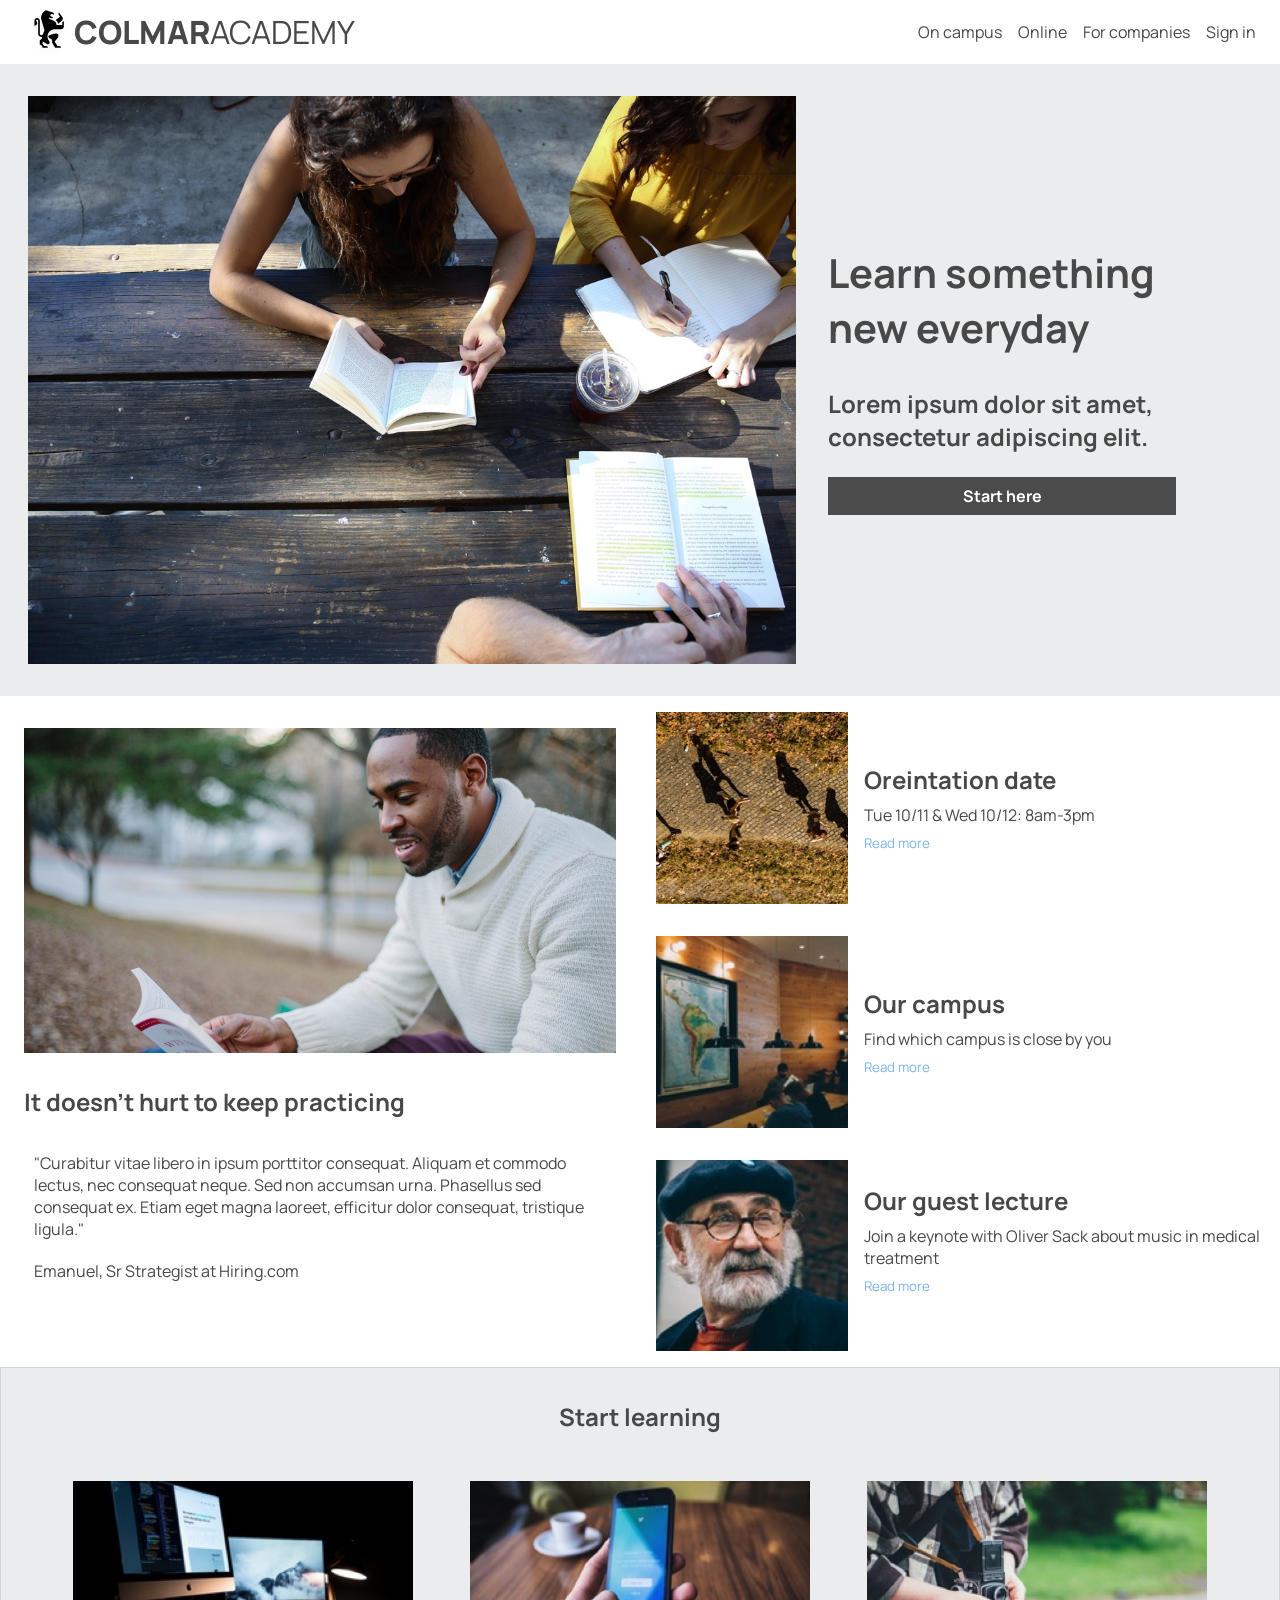
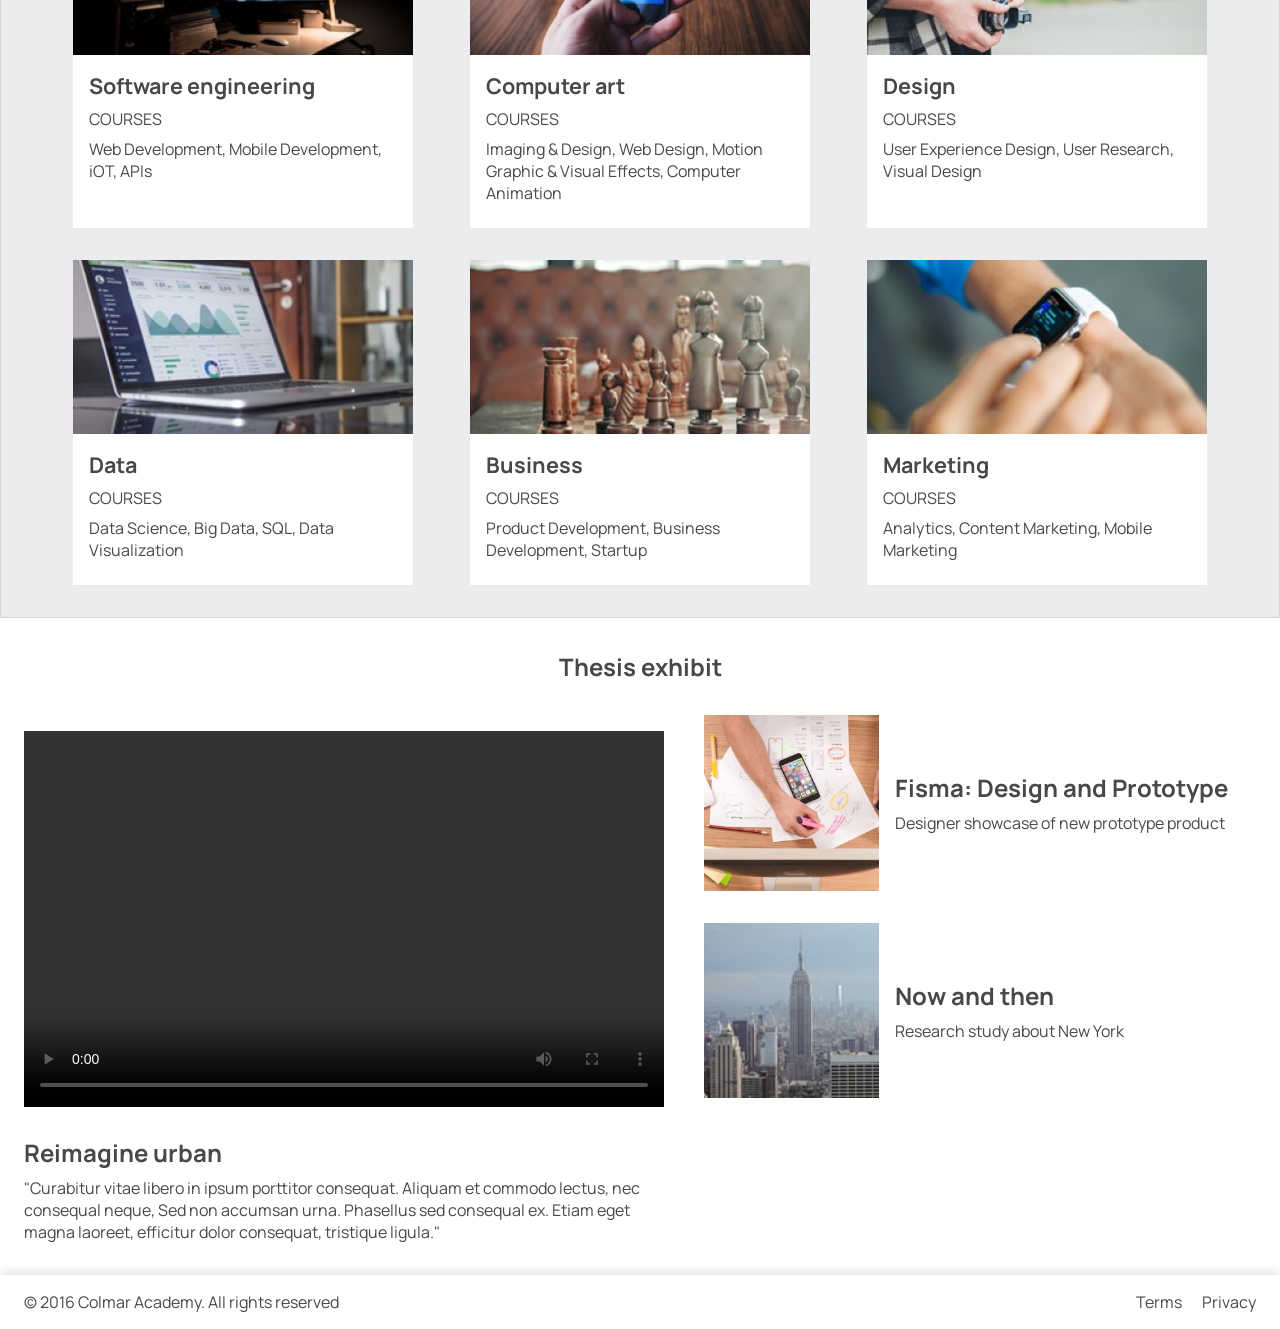
<file: 05_Faii_colmar/index.html>
<!doctype html>
<html lang="en">
  <head>
    <meta charset="UTF-8" />
    <meta name="viewport" content="width=device-width, initial-scale=1.0" />
    <link rel="stylesheet" href="style.css" />
    <title>Colmar Academy</title>
  </head>
  <body>
    <header>
      <!-- for mobile -->
      <nav class="nav-mobile">
        <a><img class="icon" src="./images/ic-logo.svg" alt="logo-icon" /></a>
        <a
          ><img
            class="icon"
            src="./images/ic-on-campus.svg"
            alt="on-campus-icon"
        /></a>
        <a
          ><img class="icon" src="./images/ic-online.svg" alt="online-icon"
        /></a>
        <a><img class="icon" src="./images/ic-login.svg" alt="login-icon" /></a>
      </nav>

      <!-- for web -->
      <nav class="nav-web">
        <!-- logo -->
        <div class="nav-logo">
          <img class="logo-icon" src="./images/ic-logo.svg" alt="logo-icon" />
          <p class="colmar-logo">COLMAR</p>
          <p class="academy-logo">ACADEMY</p>
        </div>

        <!-- nav link -->
        <ul class="nav-link-web">
          <li>On campus</li>
          <li>Online</li>
          <li>For companies</li>
          <li>Sign in</li>
        </ul>
      </nav>
    </header>

    <main>
      <!-- banner -->
      <section class="hero">
        <img src="./images/banner.jpg" alt="banner" />
        <div class="centent-banner-part">
          <h1 class="banner-header">Learn something new everyday</h1>
          <p class="content-banner">
            Lorem ipsum dolor sit amet, consectetur adipiscing elit.
          </p>
          <button class="button-start-here">Start here</button>
        </div>
      </section>

      <!-- information -->
      <section class="information">
        <div class="information-banner">
          <img src="./images/information-main.jpg" />
          <h1 class="text-header">It doesn't hurt to keep practicing</h1>
          <p>
            "Curabitur vitae libero in ipsum porttitor consequat. Aliquam et
            commodo lectus, nec consequat neque. Sed non accumsan urna.
            Phasellus sed consequat ex. Etiam eget magna laoreet, efficitur
            dolor consequat, tristique ligula."
          </p>
          <p>Emanuel, Sr Strategist at Hiring.com</p>
        </div>
        <div class="information-card-detail">
          <!-- orientation date -->
          <div class="card-orientation-date">
            <img
              class="img-orientation-web"
              src="./images/information-orientation.jpg"
            />
            <img
              class="img-orientation-mobile"
              src="./images/information-orientation-mobile.jpg"
            />

            <div class="desc-orientation">
              <h2 class="header-information">Oreintation date</h2>
              <p>Tue 10/11 & Wed 10/12: 8am-3pm</p>
              <button class="button-read-more">Read more</button>
            </div>
          </div>
          <!-- our campus -->
          <div class="card-campus">
            <img class="img-campus-web" src="./images/information-campus.jpg" />
            <img
              class="img-campus-mobile"
              src="./images/information-campus-mobile.jpg"
            />

            <div class="desc-campus">
              <h2 class="header-information">Our campus</h2>
              <p>Find which campus is close by you</p>
              <button class="button-read-more">Read more</button>
            </div>
          </div>
          <!-- our guest lecture -->
          <div class="card-guest-lecture">
            <img
              class="img-guest-lecture-web"
              src="./images/information-guest-lecture.jpg"
            />
            <img
              class="img-guest-lecture-mobile"
              src="./images/information-guest-lecture-mobile.jpg"
            />

            <div class="desc-guest-lecture">
              <h2 class="header-information">Our guest lecture</h2>
              <p>
                Join a keynote with Oliver Sack about music in medical treatment
              </p>
              <button class="button-read-more">Read more</button>
            </div>
          </div>
        </div>
      </section>

      <!-- course -->
      <section class="course">
        <h1 class="text-header" id="start-learning">Start learning</h1>

        <div class="card-courses-row1">
          <!-- card software engineering -->
          <div class="card-software-engineering-course">
            <img class="course-img" src="./images/course-software.jpg" />
            <div class="course-detail">
              <h2 class="header-course">Software engineering</h2>
              <p>COURSES</p>
              <p>Web Development, Mobile Development, iOT, APIs</p>
            </div>
          </div>
          <!-- card computer art -->
          <div class="card-computer-art-course">
            <img class="course-img" src="./images/course-computer-art.jpg" />
            <div class="course-detail">
              <h2 class="header-course">Computer art</h2>
              <p>COURSES</p>
              <p>
                Imaging & Design, Web Design, Motion Graphic & Visual Effects,
                Computer Animation
              </p>
            </div>
          </div>
          <!-- card desing -->
          <div class="card-design-course">
            <img class="course-img" src="./images/course-design.jpg" />
            <div class="course-detail">
              <h2 class="header-course">Design</h2>
              <p>COURSES</p>
              <p>User Experience Design, User Research, Visual Design</p>
            </div>
          </div>
        </div>

        <div class="card-courses-row2">
          <!-- card data -->
          <div class="card-data-course">
            <img class="course-img" src="./images/course-data.jpg" />
            <div class="course-detail">
              <h2 class="header-course">Data</h2>
              <p>COURSES</p>
              <p>Data Science, Big Data, SQL, Data Visualization</p>
            </div>
          </div>
          <!-- card business -->
          <div class="card-business-course">
            <img class="course-img" src="./images/course-business.jpg" />
            <div class="course-detail">
              <h2 class="header-course">Business</h2>
              <p>COURSES</p>
              <p>Product Development, Business Development, Startup</p>
            </div>
          </div>
          <!-- card marketing -->
          <div class="card-marketing-course">
            <img class="course-img" src="./images/course-marketing.jpg" />
            <div class="course-detail">
              <h2 class="header-course">Marketing</h2>
              <p>COURSES</p>
              <p>Analytics, Content Marketing, Mobile Marketing</p>
            </div>
          </div>
        </div>
      </section>

      <section class="thesis">
        <h1 class="text-header" id="thesis-exhibit">Thesis exhibit</h1>
        <div class="thesis-content">
          <div class="thesis-content-video">
            <video class="video-thesis-exhibits" src="#" controls></video>
            <div class="thesis-exhibits-video-desc">
              <h2 class="header-thesis">Reimagine urban</h2>
              <p>
                "Curabitur vitae libero in ipsum porttitor consequat. Aliquam et
                commodo lectus, nec consequal neque, Sed non accumsan urna.
                Phasellus sed consequal ex. Etiam eget magna laoreet, efficitur
                dolor consequat, tristique ligula."
              </p>
            </div>
          </div>

          <div class="thesis-exhibits-content">
            <!-- fisma: design and prototype -->
            <div class="card-thesis-fisma">
              <img src="./images/thesis-fisma.jpg" />
              <div class="card-thesis-detail">
                <h2 class="header-thesis">Fisma: Design and Prototype</h2>
                <p>Designer showcase of new prototype product</p>
              </div>
            </div>

            <!-- now and then -->
            <div class="card-thesis-nowthen">
              <img src="./images/thesis-now-and-then.jpg" />
              <div class="card-thesis-detail">
                <h2 class="header-thesis">Now and then</h2>
                <p>Research study about New York</p>
              </div>
            </div>
          </div>
        </div>
      </section>
    </main>

    <footer>
      <div class="footer-credit">
        <p>&copy; 2016 Colmar Academy. All rights reserved</p>
      </div>
      <ul class="footer-link">
        <a><li>Terms</li></a>
        <a><li>Privacy</li></a>
      </ul>
    </footer>
  </body>
</html>
</file>
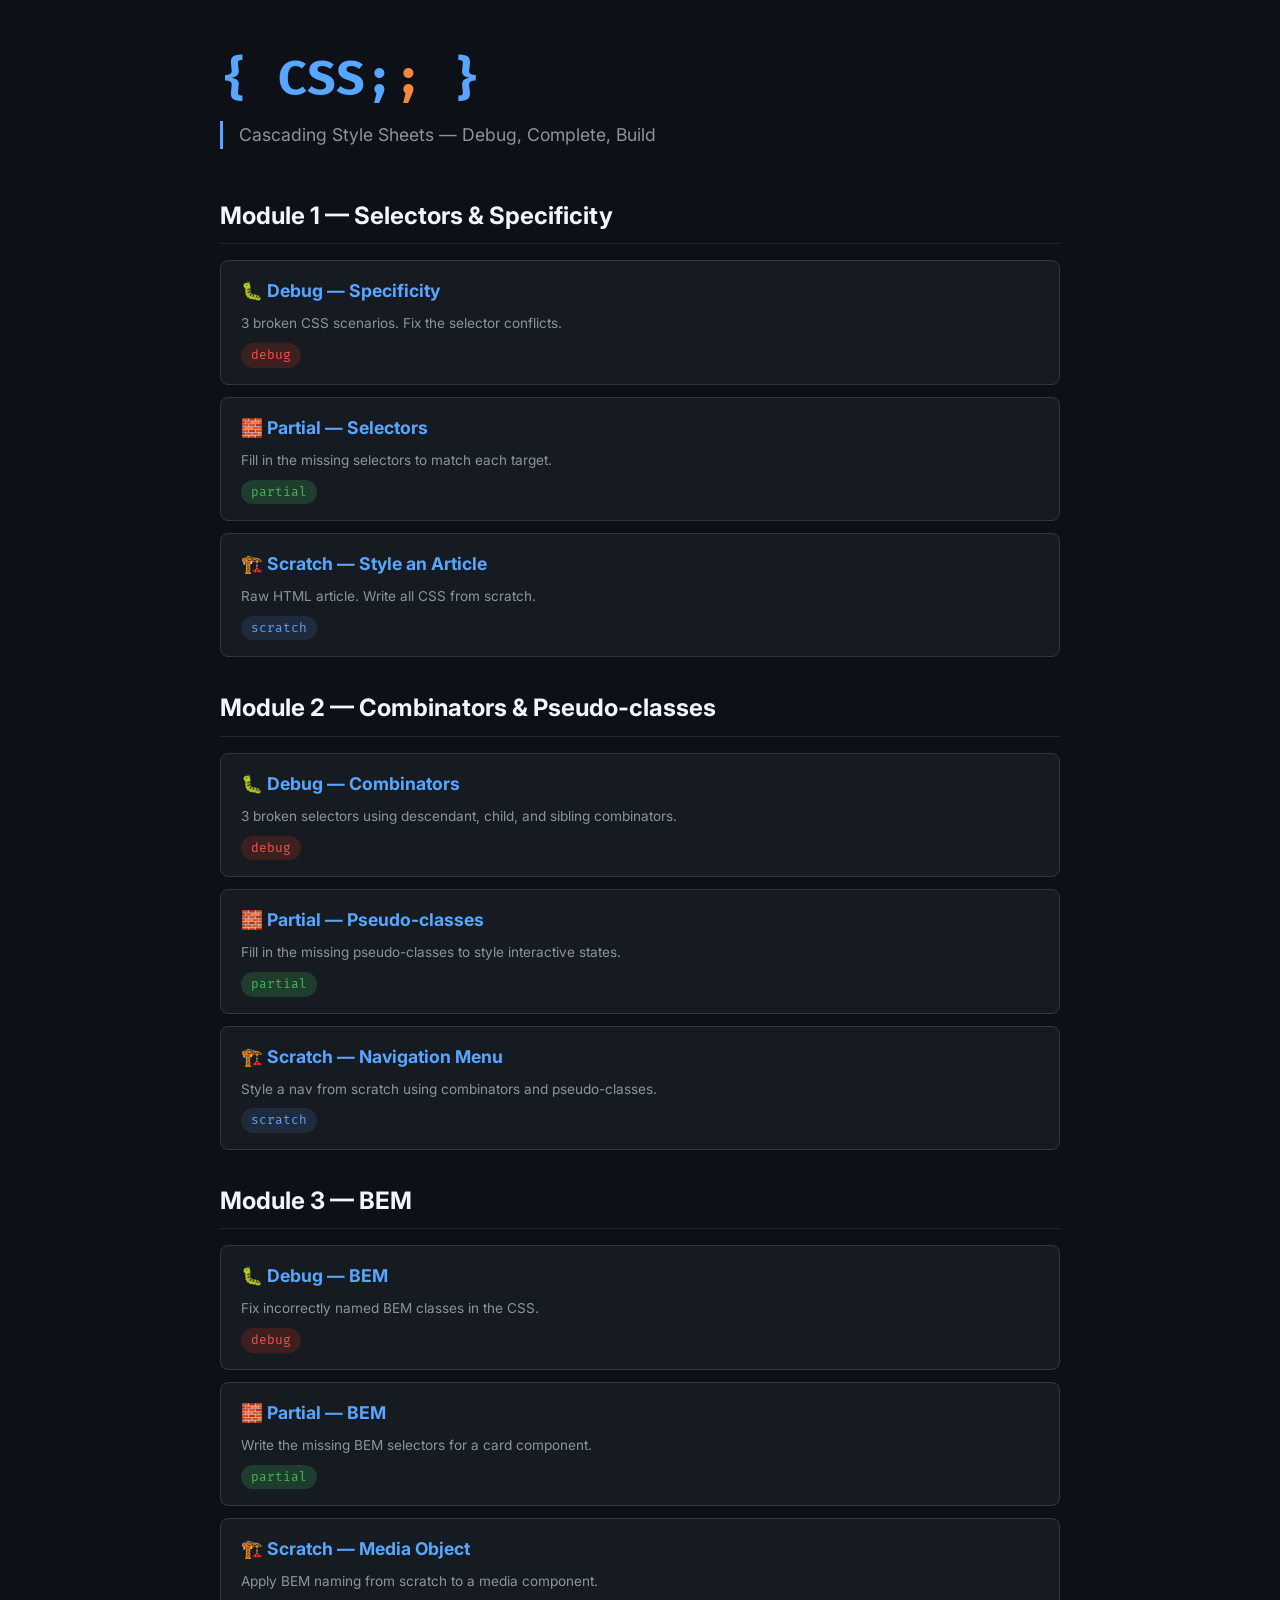
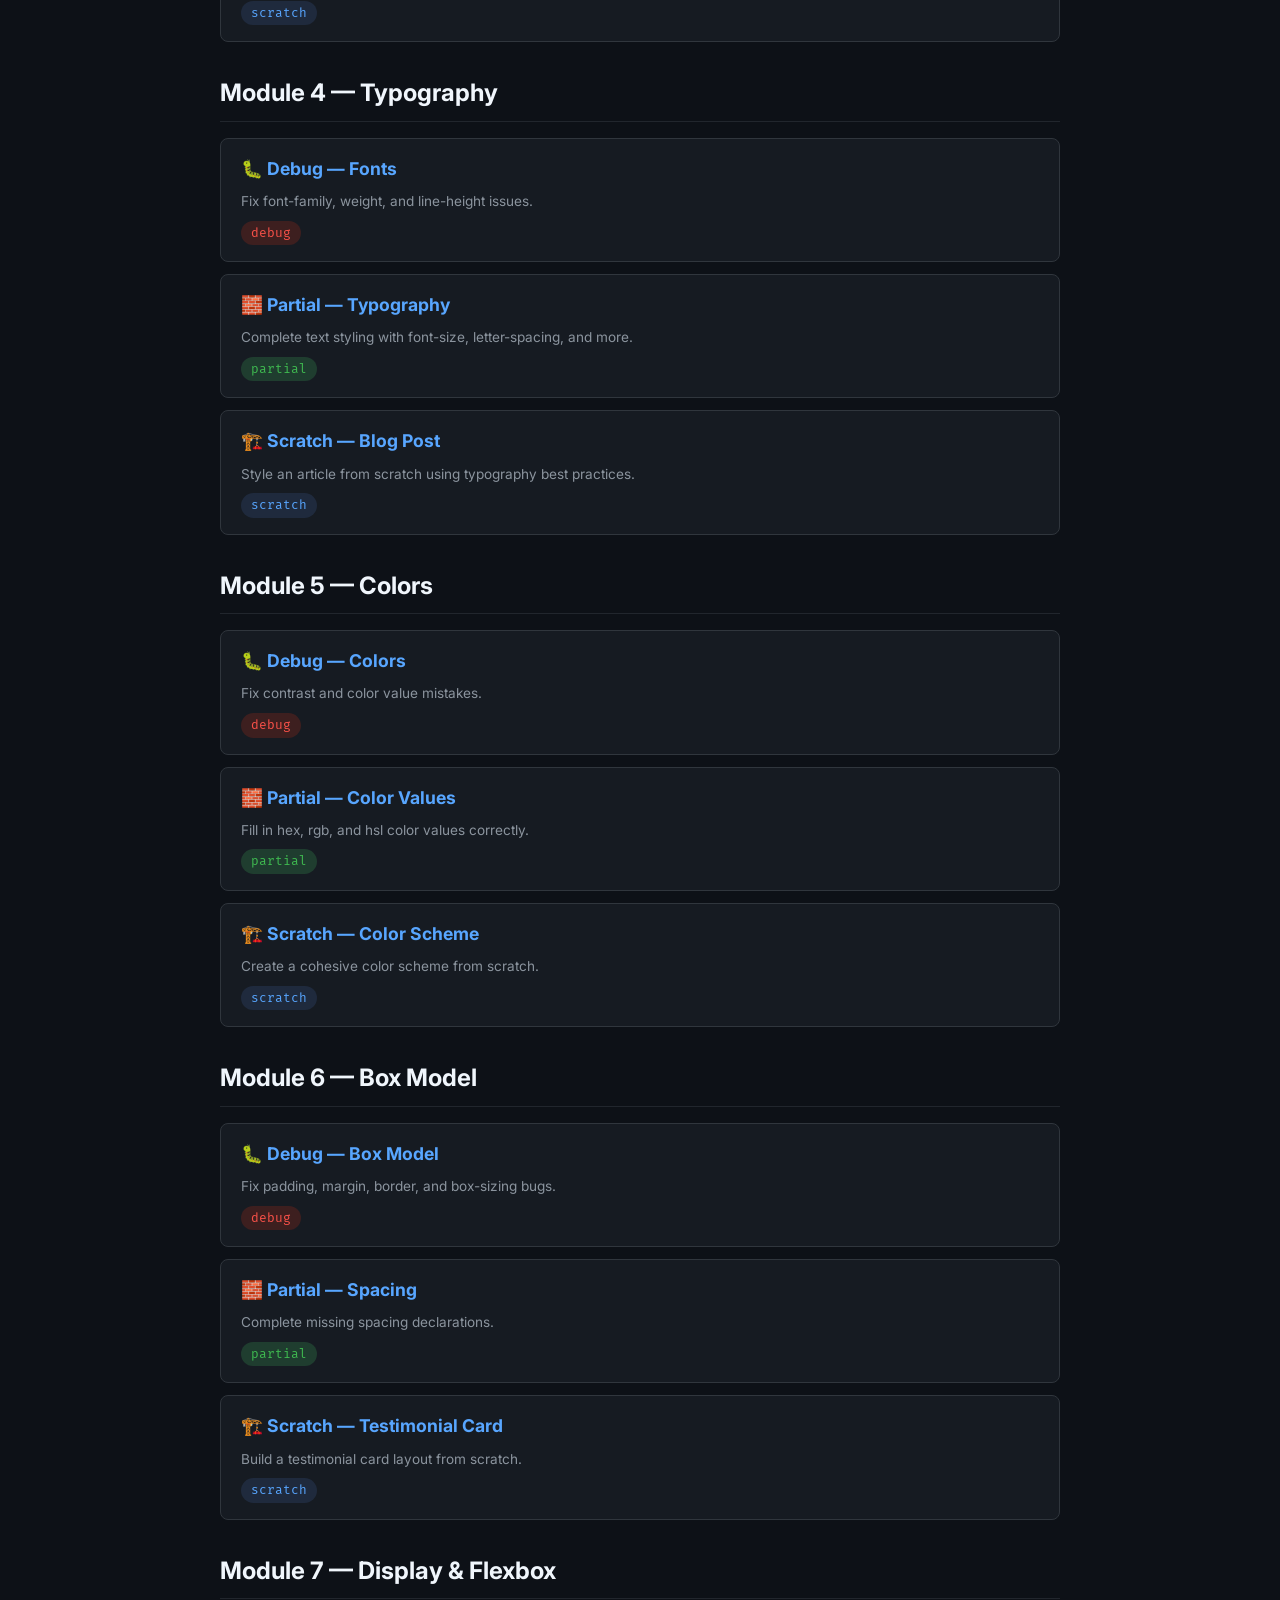
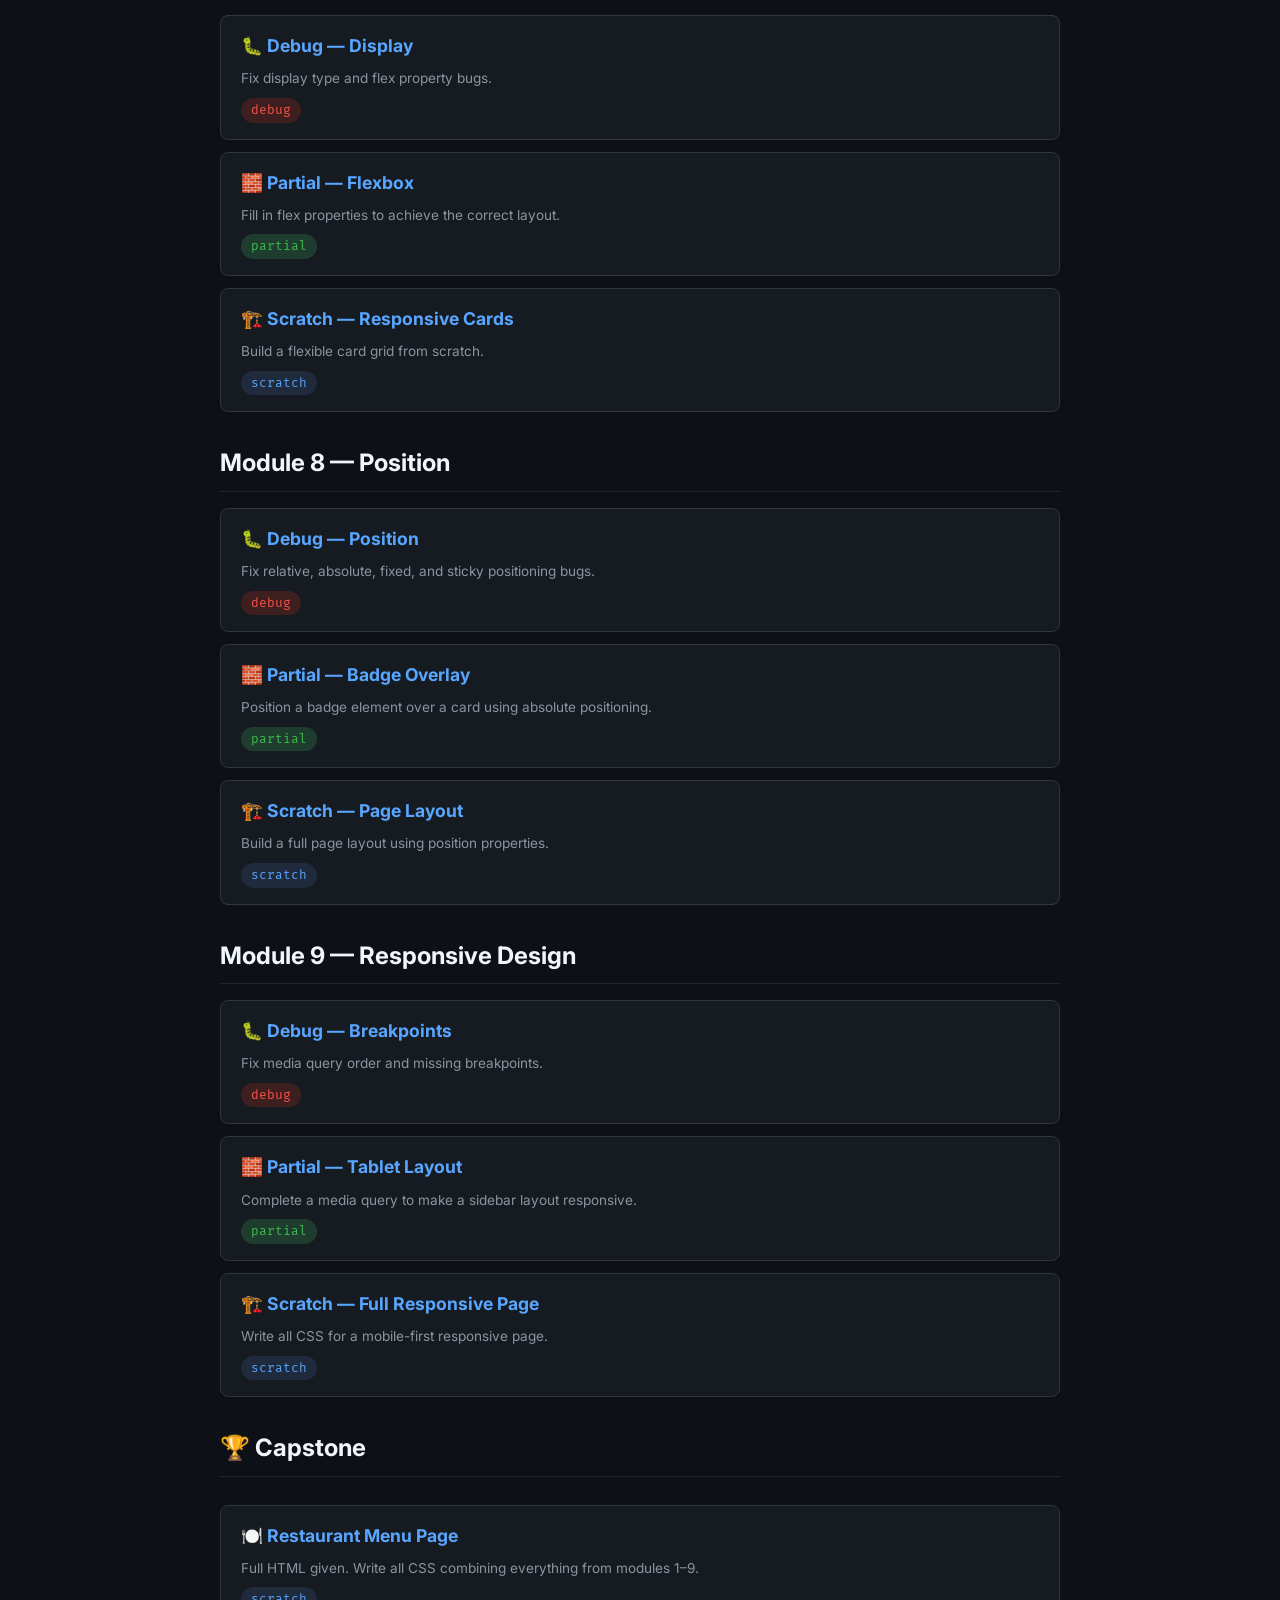
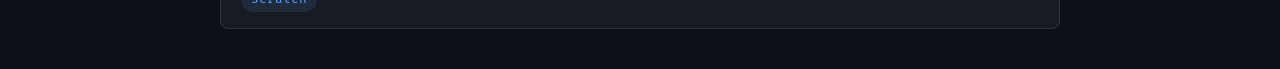
<file: css-ex/index.html>
<!DOCTYPE html>
<html lang="en">
<head>
  <meta charset="UTF-8">
  <meta name="viewport" content="width=device-width, initial-scale=1.0">
  <title>{ CSS; } — Course Hub</title>
  <link rel="preconnect" href="https://fonts.googleapis.com">
  <link href="https://fonts.googleapis.com/css2?family=Fira+Mono:wght@500;700&family=Inter:wght@400;600;700&display=swap" rel="stylesheet">
  <style>
    * { margin: 0; padding: 0; box-sizing: border-box; }
    body { font-family: 'Inter', sans-serif; background: #0d1117; color: #e6edf3; line-height: 1.6; padding: 40px 24px; }
    .container { max-width: 840px; margin: 0 auto; }
    h1 { font-family: 'Fira Mono', monospace; font-size: 3rem; color: #58a6ff; margin-bottom: 4px; }
    h1 span { color: #f0883e; }
    .subtitle { color: #8b949e; font-size: 1.1rem; margin-bottom: 48px; border-left: 3px solid #58a6ff; padding-left: 16px; }
    h2 { font-size: 1.5rem; color: #f0f6fc; margin: 32px 0 16px; padding-bottom: 8px; border-bottom: 1px solid #21262d; }
    .module-grid { display: flex; flex-direction: column; gap: 12px; }
    .module { background: #161b22; border: 1px solid #30363d; border-radius: 8px; padding: 16px 20px; transition: border-color 0.2s; }
    .module:hover { border-color: #58a6ff; }
    .module h3 { font-size: 1.1rem; margin-bottom: 8px; }
    .module h3 a { color: #58a6ff; text-decoration: none; }
    .module h3 a:hover { text-decoration: underline; }
    .module .meta { font-size: 0.85rem; color: #8b949e; }
    .ex-list { display: flex; gap: 8px; flex-wrap: wrap; margin-top: 8px; }
    .ex-tag { font-family: 'Fira Mono', monospace; font-size: 0.8rem; padding: 2px 10px; border-radius: 20px; background: #21262d; color: #8b949e; }
    .ex-tag.debug { background: #3d1f1f; color: #f85149; }
    .ex-tag.partial { background: #1f3d2f; color: #3fb950; }
    .ex-tag.scratch { background: #1f2a3d; color: #58a6ff; }
    .capstone { margin-top: 12px; }
  </style>
</head>
<body>
  <div class="container">
    <h1>{ CSS;<span>;</span> }</h1>
    <div class="subtitle">Cascading Style Sheets — Debug, Complete, Build</div>

    <h2>Module 1 — Selectors &amp; Specificity</h2>
    <div class="module-grid">
      <div class="module">
        <h3><a href="exercises/module-01-selectors/exercise-specificity.html">🐛 Debug — Specificity</a></h3>
        <div class="meta">3 broken CSS scenarios. Fix the selector conflicts.</div>
        <div class="ex-list"><span class="ex-tag debug">debug</span></div>
      </div>
      <div class="module">
        <h3><a href="exercises/module-01-selectors/partial-selectors.html">🧱 Partial — Selectors</a></h3>
        <div class="meta">Fill in the missing selectors to match each target.</div>
        <div class="ex-list"><span class="ex-tag partial">partial</span></div>
      </div>
      <div class="module">
        <h3><a href="exercises/module-01-selectors/scratch-style-article.html">🏗️ Scratch — Style an Article</a></h3>
        <div class="meta">Raw HTML article. Write all CSS from scratch.</div>
        <div class="ex-list"><span class="ex-tag scratch">scratch</span></div>
      </div>
    </div>

    <h2>Module 2 — Combinators &amp; Pseudo-classes</h2>
    <div class="module-grid">
      <div class="module">
        <h3><a href="exercises/module-02-combinators/exercise-combinators.html">🐛 Debug — Combinators</a></h3>
        <div class="meta">3 broken selectors using descendant, child, and sibling combinators.</div>
        <div class="ex-list"><span class="ex-tag debug">debug</span></div>
      </div>
      <div class="module">
        <h3><a href="exercises/module-02-combinators/partial-pseudo.html">🧱 Partial — Pseudo-classes</a></h3>
        <div class="meta">Fill in the missing pseudo-classes to style interactive states.</div>
        <div class="ex-list"><span class="ex-tag partial">partial</span></div>
      </div>
      <div class="module">
        <h3><a href="exercises/module-02-combinators/scratch-menu.html">🏗️ Scratch — Navigation Menu</a></h3>
        <div class="meta">Style a nav from scratch using combinators and pseudo-classes.</div>
        <div class="ex-list"><span class="ex-tag scratch">scratch</span></div>
      </div>
    </div>

    <h2>Module 3 — BEM</h2>
    <div class="module-grid">
      <div class="module">
        <h3><a href="exercises/module-03-bem/exercise-bem.html">🐛 Debug — BEM</a></h3>
        <div class="meta">Fix incorrectly named BEM classes in the CSS.</div>
        <div class="ex-list"><span class="ex-tag debug">debug</span></div>
      </div>
      <div class="module">
        <h3><a href="exercises/module-03-bem/partial-bem.html">🧱 Partial — BEM</a></h3>
        <div class="meta">Write the missing BEM selectors for a card component.</div>
        <div class="ex-list"><span class="ex-tag partial">partial</span></div>
      </div>
      <div class="module">
        <h3><a href="exercises/module-03-bem/scratch-bem.html">🏗️ Scratch — Media Object</a></h3>
        <div class="meta">Apply BEM naming from scratch to a media component.</div>
        <div class="ex-list"><span class="ex-tag scratch">scratch</span></div>
      </div>
    </div>

    <h2>Module 4 — Typography</h2>
    <div class="module-grid">
      <div class="module">
        <h3><a href="exercises/module-04-typography/exercise-font.html">🐛 Debug — Fonts</a></h3>
        <div class="meta">Fix font-family, weight, and line-height issues.</div>
        <div class="ex-list"><span class="ex-tag debug">debug</span></div>
      </div>
      <div class="module">
        <h3><a href="exercises/module-04-typography/partial-typography.html">🧱 Partial — Typography</a></h3>
        <div class="meta">Complete text styling with font-size, letter-spacing, and more.</div>
        <div class="ex-list"><span class="ex-tag partial">partial</span></div>
      </div>
      <div class="module">
        <h3><a href="exercises/module-04-typography/scratch-blog-post.html">🏗️ Scratch — Blog Post</a></h3>
        <div class="meta">Style an article from scratch using typography best practices.</div>
        <div class="ex-list"><span class="ex-tag scratch">scratch</span></div>
      </div>
    </div>

    <h2>Module 5 — Colors</h2>
    <div class="module-grid">
      <div class="module">
        <h3><a href="exercises/module-05-colors/exercise-color.html">🐛 Debug — Colors</a></h3>
        <div class="meta">Fix contrast and color value mistakes.</div>
        <div class="ex-list"><span class="ex-tag debug">debug</span></div>
      </div>
      <div class="module">
        <h3><a href="exercises/module-05-colors/partial-color-values.html">🧱 Partial — Color Values</a></h3>
        <div class="meta">Fill in hex, rgb, and hsl color values correctly.</div>
        <div class="ex-list"><span class="ex-tag partial">partial</span></div>
      </div>
      <div class="module">
        <h3><a href="exercises/module-05-colors/scratch-color-scheme.html">🏗️ Scratch — Color Scheme</a></h3>
        <div class="meta">Create a cohesive color scheme from scratch.</div>
        <div class="ex-list"><span class="ex-tag scratch">scratch</span></div>
      </div>
    </div>

    <h2>Module 6 — Box Model</h2>
    <div class="module-grid">
      <div class="module">
        <h3><a href="exercises/module-06-box-model/exercise-box.html">🐛 Debug — Box Model</a></h3>
        <div class="meta">Fix padding, margin, border, and box-sizing bugs.</div>
        <div class="ex-list"><span class="ex-tag debug">debug</span></div>
      </div>
      <div class="module">
        <h3><a href="exercises/module-06-box-model/partial-spacing.html">🧱 Partial — Spacing</a></h3>
        <div class="meta">Complete missing spacing declarations.</div>
        <div class="ex-list"><span class="ex-tag partial">partial</span></div>
      </div>
      <div class="module">
        <h3><a href="exercises/module-06-box-model/scratch-testimonial.html">🏗️ Scratch — Testimonial Card</a></h3>
        <div class="meta">Build a testimonial card layout from scratch.</div>
        <div class="ex-list"><span class="ex-tag scratch">scratch</span></div>
      </div>
    </div>

    <h2>Module 7 — Display &amp; Flexbox</h2>
    <div class="module-grid">
      <div class="module">
        <h3><a href="exercises/module-07-display-flexbox/exercise-display.html">🐛 Debug — Display</a></h3>
        <div class="meta">Fix display type and flex property bugs.</div>
        <div class="ex-list"><span class="ex-tag debug">debug</span></div>
      </div>
      <div class="module">
        <h3><a href="exercises/module-07-display-flexbox/partial-flexbox.html">🧱 Partial — Flexbox</a></h3>
        <div class="meta">Fill in flex properties to achieve the correct layout.</div>
        <div class="ex-list"><span class="ex-tag partial">partial</span></div>
      </div>
      <div class="module">
        <h3><a href="exercises/module-07-display-flexbox/scratch-responsive-cards.html">🏗️ Scratch — Responsive Cards</a></h3>
        <div class="meta">Build a flexible card grid from scratch.</div>
        <div class="ex-list"><span class="ex-tag scratch">scratch</span></div>
      </div>
    </div>

    <h2>Module 8 — Position</h2>
    <div class="module-grid">
      <div class="module">
        <h3><a href="exercises/module-08-position/exercise-position.html">🐛 Debug — Position</a></h3>
        <div class="meta">Fix relative, absolute, fixed, and sticky positioning bugs.</div>
        <div class="ex-list"><span class="ex-tag debug">debug</span></div>
      </div>
      <div class="module">
        <h3><a href="exercises/module-08-position/partial-badge.html">🧱 Partial — Badge Overlay</a></h3>
        <div class="meta">Position a badge element over a card using absolute positioning.</div>
        <div class="ex-list"><span class="ex-tag partial">partial</span></div>
      </div>
      <div class="module">
        <h3><a href="exercises/module-08-position/scratch-page-layout.html">🏗️ Scratch — Page Layout</a></h3>
        <div class="meta">Build a full page layout using position properties.</div>
        <div class="ex-list"><span class="ex-tag scratch">scratch</span></div>
      </div>
    </div>

    <h2>Module 9 — Responsive Design</h2>
    <div class="module-grid">
      <div class="module">
        <h3><a href="exercises/module-09-responsive/exercise-breakpoints.html">🐛 Debug — Breakpoints</a></h3>
        <div class="meta">Fix media query order and missing breakpoints.</div>
        <div class="ex-list"><span class="ex-tag debug">debug</span></div>
      </div>
      <div class="module">
        <h3><a href="exercises/module-09-responsive/partial-tablet.html">🧱 Partial — Tablet Layout</a></h3>
        <div class="meta">Complete a media query to make a sidebar layout responsive.</div>
        <div class="ex-list"><span class="ex-tag partial">partial</span></div>
      </div>
      <div class="module">
        <h3><a href="exercises/module-09-responsive/scratch-full-responsive.css">🏗️ Scratch — Full Responsive Page</a></h3>
        <div class="meta">Write all CSS for a mobile-first responsive page.</div>
        <div class="ex-list"><span class="ex-tag scratch">scratch</span></div>
      </div>
    </div>

    <h2>🏆 Capstone</h2>
    <div class="module-grid">
      <div class="module capstone">
        <h3><a href="exercises/capstone-restaurant/index.html">🍽️ Restaurant Menu Page</a></h3>
        <div class="meta">Full HTML given. Write all CSS combining everything from modules 1–9.</div>
        <div class="ex-list"><span class="ex-tag scratch">scratch</span></div>
      </div>
    </div>
  </div>
</body>
</html>
</file>
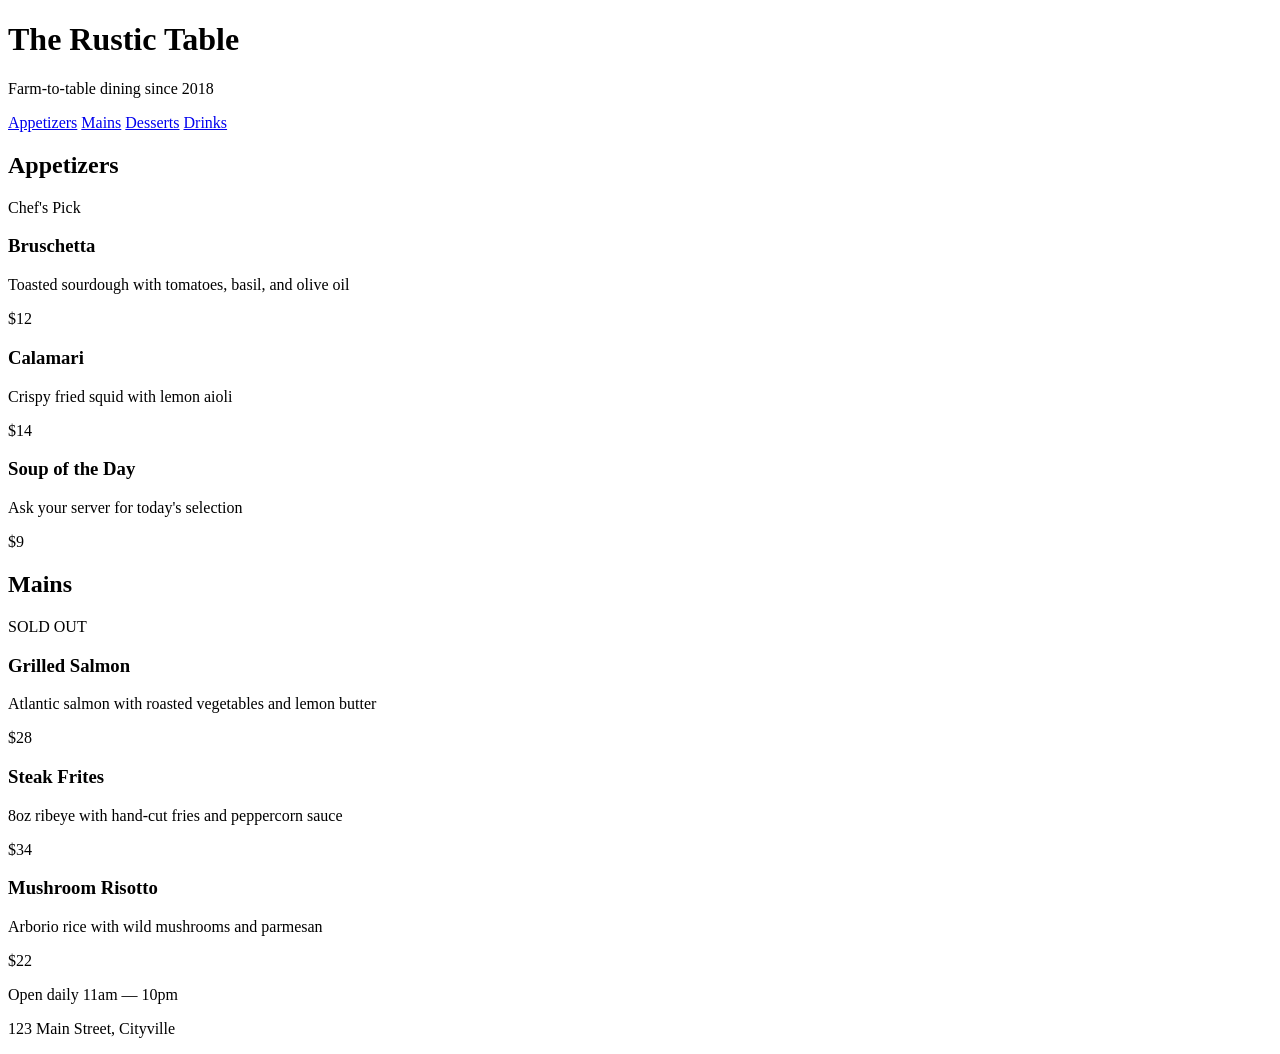
<file: css-ex/exercises/capstone-restaurant/index.html>
<!DOCTYPE html>
<html lang="en">
<head>
  <meta charset="UTF-8">
  <meta name="viewport" content="width=device-width, initial-scale=1.0">
  <title>🍽️ Restaurant Menu</title>
  <link rel="stylesheet" href="style.css">
</head>
<body>

  <header class="header">
    <h1 class="header__title">The Rustic Table</h1>
    <p class="header__subtitle">Farm-to-table dining since 2018</p>
  </header>

  <nav class="nav">
    <a href="#" class="nav__link">Appetizers</a>
    <a href="#" class="nav__link">Mains</a>
    <a href="#" class="nav__link">Desserts</a>
    <a href="#" class="nav__link">Drinks</a>
  </nav>

  <main class="menu">
    <section class="menu__section">
      <h2 class="menu__heading">Appetizers</h2>
      <div class="menu__grid">
        <div class="menu-item">
          <span class="menu-item__badge">Chef's Pick</span>
          <h3 class="menu-item__name">Bruschetta</h3>
          <p class="menu-item__desc">Toasted sourdough with tomatoes, basil, and olive oil</p>
          <span class="menu-item__price">$12</span>
        </div>
        <div class="menu-item">
          <h3 class="menu-item__name">Calamari</h3>
          <p class="menu-item__desc">Crispy fried squid with lemon aioli</p>
          <span class="menu-item__price">$14</span>
        </div>
        <div class="menu-item">
          <h3 class="menu-item__name">Soup of the Day</h3>
          <p class="menu-item__desc">Ask your server for today's selection</p>
          <span class="menu-item__price">$9</span>
        </div>
      </div>
    </section>

    <section class="menu__section">
      <h2 class="menu__heading">Mains</h2>
      <div class="menu__grid">
        <div class="menu-item">
          <span class="menu-item__badge menu-item__badge--sold">SOLD OUT</span>
          <h3 class="menu-item__name">Grilled Salmon</h3>
          <p class="menu-item__desc">Atlantic salmon with roasted vegetables and lemon butter</p>
          <span class="menu-item__price">$28</span>
        </div>
        <div class="menu-item">
          <h3 class="menu-item__name">Steak Frites</h3>
          <p class="menu-item__desc">8oz ribeye with hand-cut fries and peppercorn sauce</p>
          <span class="menu-item__price">$34</span>
        </div>
        <div class="menu-item">
          <h3 class="menu-item__name">Mushroom Risotto</h3>
          <p class="menu-item__desc">Arborio rice with wild mushrooms and parmesan</p>
          <span class="menu-item__price">$22</span>
        </div>
      </div>
    </section>
  </main>

  <footer class="footer">
    <p class="footer__text">Open daily 11am — 10pm</p>
    <p class="footer__text">123 Main Street, Cityville</p>
  </footer>

</body>
</html>
</file>
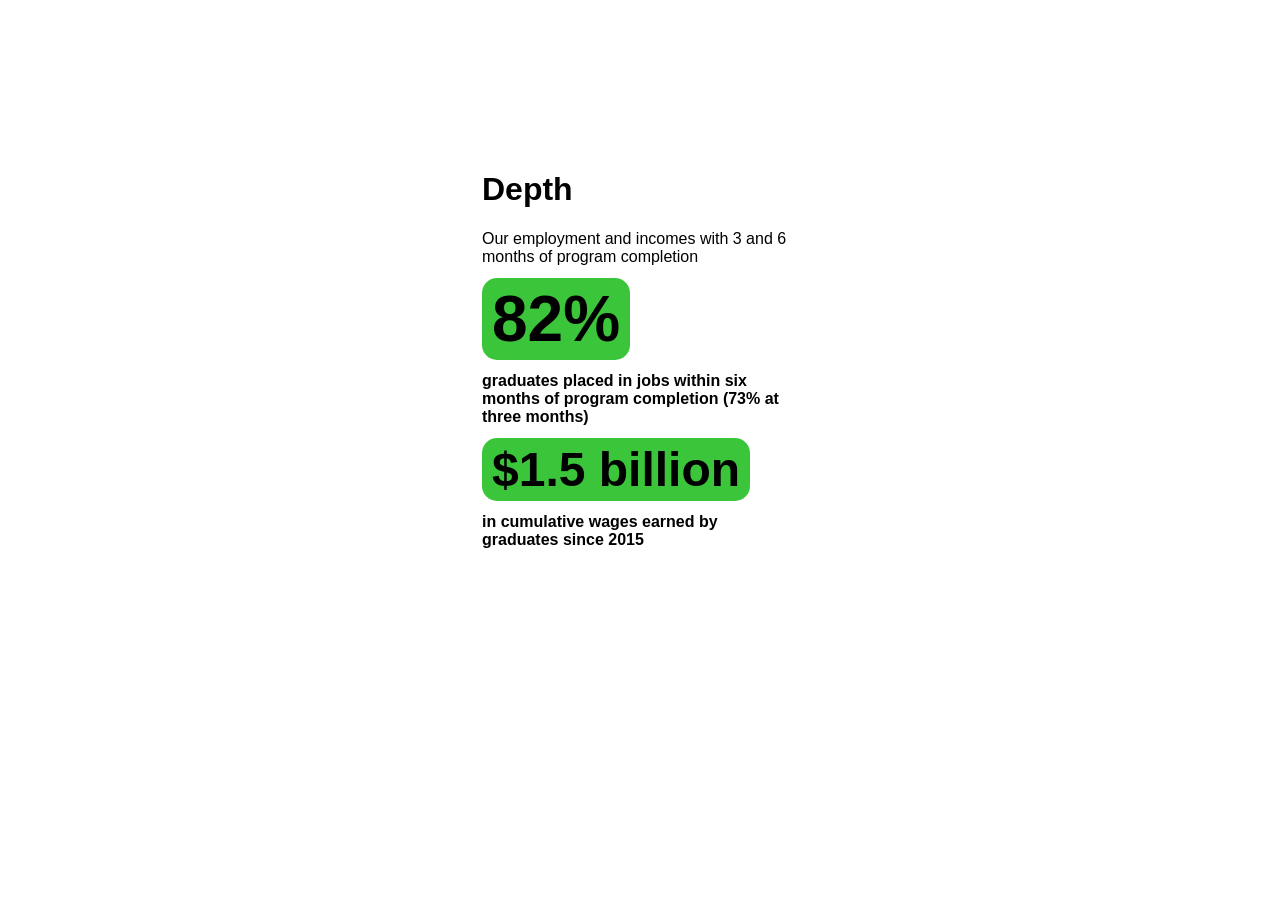
<file: homework/homework-2.html>
<!DOCTYPE html>
<html lang="en">
<head>
    <meta charset="UTF-8">
    <meta name="viewport" content="width=device-width, initial-scale=1.0">
    
    <style>

body {
    font-family:'Gill Sans', 'Gill Sans MT', Calibri, 'Trebuchet MS', sans-serif
}

.container-homework2 {
    display: flex;
    align-items: center;
    justify-content: center;
    box-sizing: border-box;
    width: 100%;
    height: 100%;
    margin-top: 150px;
}

.content-container {
    width: 25%;
    align-items: center;
}

h1 {
    font-weight: bold;
} 

h2 {
    font-weight: bold;
    font-size: 4rem;
    background-color: rgba(8, 182, 8, 0.792);
    display: inline;
    border-radius: 15px;
    padding: 5px 10px;
}

h3 {
    font-weight: bold;
    font-size: 3rem;
    background-color: rgba(8, 182, 8, 0.792);
    display: inline;
    border-radius: 15px;
    padding: 5px 10px;
}

    </style>
    <title>Homework 2</title>
</head>
<body>
    <div class="container-homework2">
        <div class="content-container">
            <h1>Depth</h1>
            <p>Our employment and incomes with 3 and 6 months of program completion</p>
            <h2>82%</h2>
            <p><strong>graduates placed in jobs within six months of program completion (73% at three months)</strong></p>
            <h3>$1.5 billion</h3>
            <p><strong>in cumulative wages earned by graduates since 2015</strong></p>
        </div>
        
    </div>
    
</body>
</html>
</file>
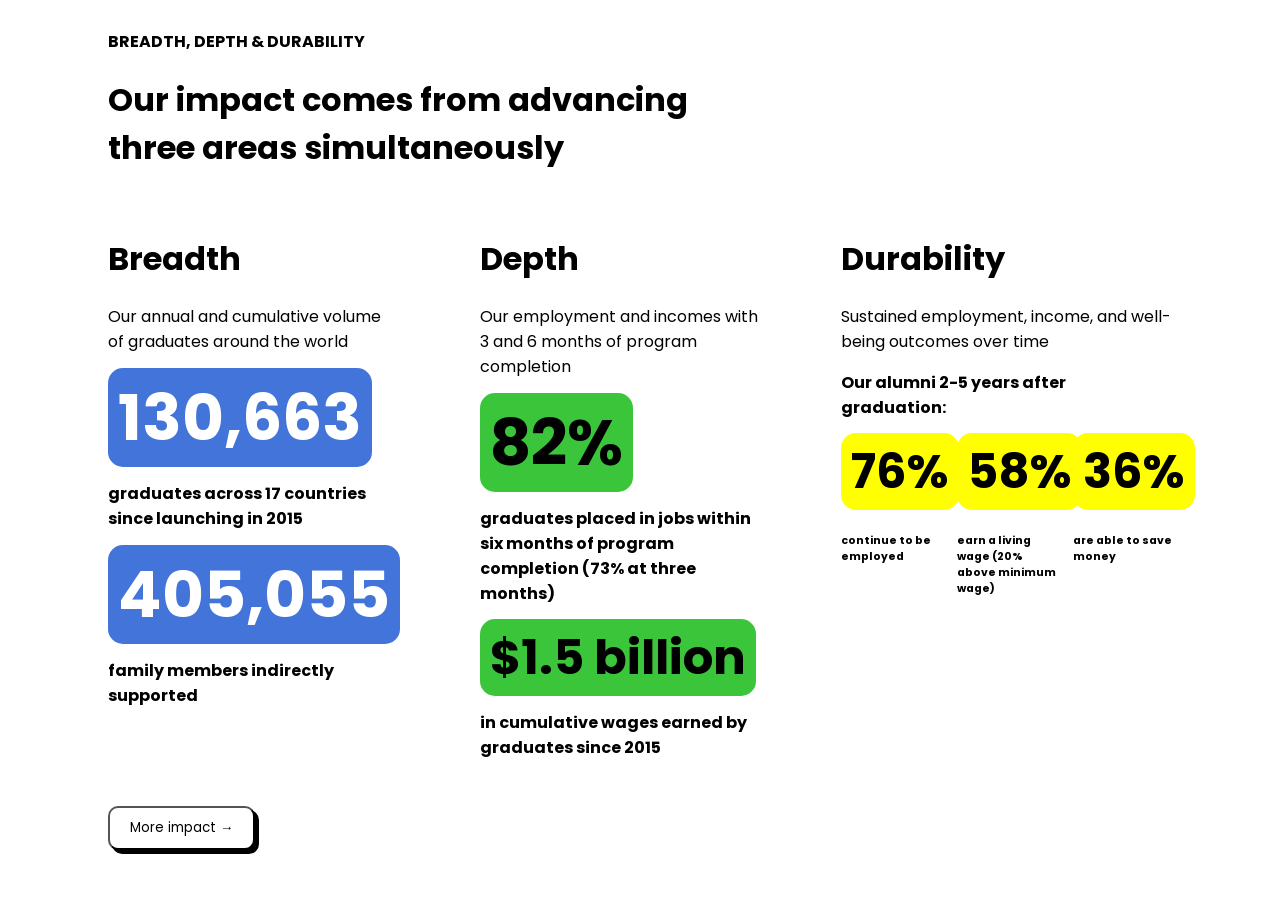
<file: homework/homework-4.html>
<!DOCTYPE html>
<html lang="en">
<head>
    <meta charset="UTF-8">
    <meta name="viewport" content="width=device-width, initial-scale=1.0">

    <style>
@import url('https://fonts.googleapis.com/css2?family=Poppins:ital,wght@0,100;0,200;0,300;0,400;0,500;0,600;0,700;0,800;0,900;1,100;1,200;1,300;1,400;1,500;1,600;1,700;1,800;1,900&display=swap');

body {
    font-family:"Poppins", 'Gill Sans MT', Calibri, 'Trebuchet MS', sans-serif
}

.container-homework4 {
    display: flex;
    flex-direction: column;
    padding: 0px 50px;
}

.header-container {
    padding: 0px 50px;
}

.header-container > h1 {
    width: 55%;
}

.main-content-container {
    display: flex;
    flex-direction: row;
    justify-content: space-between;
    align-items: flex-start;
    padding: 0px 30px;
    gap: 40px;
}

.content-container1 {
    width: 30%;
    padding: 20px;
}

.content-container2 {
    width: 30%;
    padding: 20px;
}

.content-container3 {
    width: 30%;
    padding: 20px;
}

h1 {
    font-weight: bold;
} 

.content-container1 > h2 {
    font-weight: bold;
    font-size: 4rem;
    background-color: rgba(66, 116, 217, 1);
    display: inline;
    border-radius: 15px;
    padding: 5px 10px;
    color: white;
}

.content-container2 > h2 {
    font-weight: bold;
    font-size: 4rem;
    background-color: rgba(8, 182, 8, 0.792);
    display: inline;
    border-radius: 15px;
    padding: 5px 10px;
}

.content-container2 > h3 {
    font-weight: bold;
    font-size: 3rem;
    background-color: rgba(8, 182, 8, 0.792);
    display: inline;
    border-radius: 15px;
    padding: 5px 10px;
}

.percentage-graduation {
    display: flex;
    justify-content: space-between;
}

.percentage-graduation h3 {
    font-weight: bold;
    font-size: 3rem;
    background-color:yellow;
    display: inline;
    border-radius: 15px;
    padding: 5px 10px;
}

.percent-1 {
    width: 30%;
}

.percent-2 {
    width: 30%;
}

.percent-3 {
    width: 30%;
}

.button-container {
    padding: 10px 50px;
}

button {
    background-color: white;
    padding: 10px 20px;
    border-radius: 10px;
    box-shadow: 4px 4px 0px rgba(0, 0, 0, 1);
    font-family:"Poppins", 'Gill Sans MT', Calibri, 'Trebuchet MS', sans-serif
}

button:hover{
    color: blue;
}
    </style>
    <title>Homework 4</title>
</head>
<body>
    <div class="container-homework4">
        <div class="header-container">
            <h4>BREADTH, DEPTH & DURABILITY</h4>
            <h1>Our impact comes from advancing three areas simultaneously</h1>
        </div>

        <div class="main-content-container">
            <div class="content-container1">
                <h1>Breadth</h1>
                <p>Our annual and cumulative volume of graduates around the world</p>
                <h2>130,663</h2>
                <p><strong>graduates across 17 countries since launching in 2015</strong></p>
                <h2>405,055</h2>
                <p><strong>family members indirectly supported</strong></p>
            </div>
        
            <div class="content-container2">
                <h1>Depth</h1>
                <p>Our employment and incomes with 3 and 6 months of program completion</p>
                <h2>82%</h2>
                <p><strong>graduates placed in jobs within six months of program completion (73% at three months)</strong></p>
                <h3>$1.5 billion</h3>
                <p><strong>in cumulative wages earned by graduates since 2015</strong></p>
            </div>
            
            <div class="content-container3">
                <h1>Durability</h1>
                <p>Sustained employment, income, and well-being outcomes over time</p>
                <p><strong>Our alumni 2-5 years after graduation:</strong></p>
                <div class="percentage-graduation">
                    <div class="percent-1">
                        <h3>76%</h3>
                        <h6>continue to be employed</h6>
                    </div>
                    <div class="percent-2">
                        <h3>58%</h3>
                        <h6>earn a living wage (20% above minimum wage)</h6>
                    </div>
                    <div class="percent-3">
                        <h3>36%</h3>
                        <h6>are able to save money</h6>
                    </div>
                </div>
            </div>
        </div>

        <div class="button-container">
            <button type="submit">
                More impact →
            </button>
        </div>
    </div>
</body>
</html>
</file>
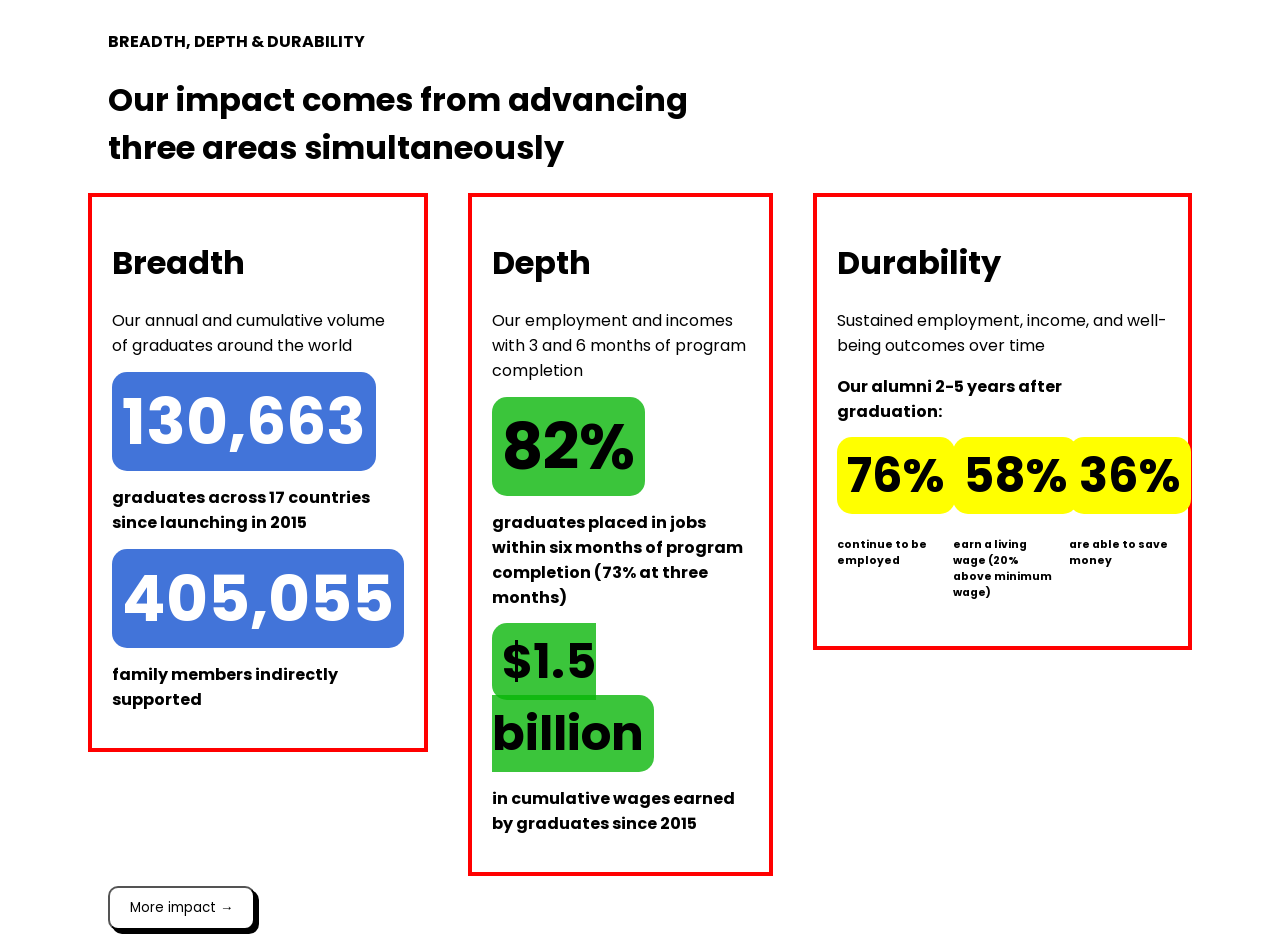
<file: homework/homework-5.html>
<!DOCTYPE html>
<html lang="en">
<head>
    <meta charset="UTF-8">
    <meta name="viewport" content="width=device-width, initial-scale=1.0">

    <style>
@import url('https://fonts.googleapis.com/css2?family=Poppins:ital,wght@0,100;0,200;0,300;0,400;0,500;0,600;0,700;0,800;0,900;1,100;1,200;1,300;1,400;1,500;1,600;1,700;1,800;1,900&display=swap');

body {
    font-family:"Poppins", 'Gill Sans MT', Calibri, 'Trebuchet MS', sans-serif
}

.container-homework4 {
    display: flex;
    flex-direction: column;
    padding: 0px 50px;
}

.header-container {
    padding: 0px 50px;
}

.header-container > h1 {
    width: 55%;
}

.main-content-container {
    display: flex;
    flex-direction: row;
    justify-content: space-between;
    align-items: flex-start;
    padding: 0px 30px;
    gap: 40px;
}

.content-container1 {
    width: 30%;
    padding: 20px;
    border: 4px solid red;
}

.content-container2 {
    width: 30%;
    padding: 20px;
    border: 4px solid red;
}

.content-container3 {
    width: 30%;
    padding: 20px;
    border: 4px solid red;
}

h1 {
    font-weight: bold;
} 

.content-container1 > h2 {
    font-weight: bold;
    font-size: 4rem;
    background-color: rgba(66, 116, 217, 1);
    display: inline;
    border-radius: 15px;
    padding: 5px 10px;
    color: white;
}

.content-container2 > h2 {
    font-weight: bold;
    font-size: 4rem;
    background-color: rgba(8, 182, 8, 0.792);
    display: inline;
    border-radius: 15px;
    padding: 5px 10px;
}

.content-container2 > h3 {
    font-weight: bold;
    font-size: 3rem;
    background-color: rgba(8, 182, 8, 0.792);
    display: inline;
    border-radius: 15px;
    padding: 5px 10px;
}

.percentage-graduation {
    display: flex;
    justify-content: space-between;
}

.percentage-graduation h3 {
    font-weight: bold;
    font-size: 3rem;
    background-color:yellow;
    display: inline;
    border-radius: 15px;
    padding: 5px 10px;
}

.percent-1 {
    width: 30%;
}

.percent-2 {
    width: 30%;
}

.percent-3 {
    width: 30%;
}

.button-container {
    padding: 10px 50px;
}

button {
    background-color: white;
    padding: 10px 20px;
    border-radius: 10px;
    box-shadow: 4px 4px 0px rgba(0, 0, 0, 1);
    font-family:"Poppins", 'Gill Sans MT', Calibri, 'Trebuchet MS', sans-serif
}

button:hover{
    color: blue;
}
    </style>
    <title>Homework 4</title>
</head>
<body>
    <div class="container-homework4">
        <div class="header-container">
            <h4>BREADTH, DEPTH & DURABILITY</h4>
            <h1>Our impact comes from advancing three areas simultaneously</h1>
        </div>

        <div class="main-content-container">
            <div class="content-container1">
                <h1>Breadth</h1>
                <p>Our annual and cumulative volume of graduates around the world</p>
                <h2>130,663</h2>
                <p><strong>graduates across 17 countries since launching in 2015</strong></p>
                <h2>405,055</h2>
                <p><strong>family members indirectly supported</strong></p>
            </div>
        
            <div class="content-container2">
                <h1>Depth</h1>
                <p>Our employment and incomes with 3 and 6 months of program completion</p>
                <h2>82%</h2>
                <p><strong>graduates placed in jobs within six months of program completion (73% at three months)</strong></p>
                <h3>$1.5 billion</h3>
                <p><strong>in cumulative wages earned by graduates since 2015</strong></p>
            </div>
            
            <div class="content-container3">
                <h1>Durability</h1>
                <p>Sustained employment, income, and well-being outcomes over time</p>
                <p><strong>Our alumni 2-5 years after graduation:</strong></p>
                <div class="percentage-graduation">
                    <div class="percent-1">
                        <h3>76%</h3>
                        <h6>continue to be employed</h6>
                    </div>
                    <div class="percent-2">
                        <h3>58%</h3>
                        <h6>earn a living wage (20% above minimum wage)</h6>
                    </div>
                    <div class="percent-3">
                        <h3>36%</h3>
                        <h6>are able to save money</h6>
                    </div>
                </div>
            </div>
        </div>

        <div class="button-container">
            <button type="submit">
                More impact →
            </button>
        </div>
    </div>
</body>
</html>
</file>
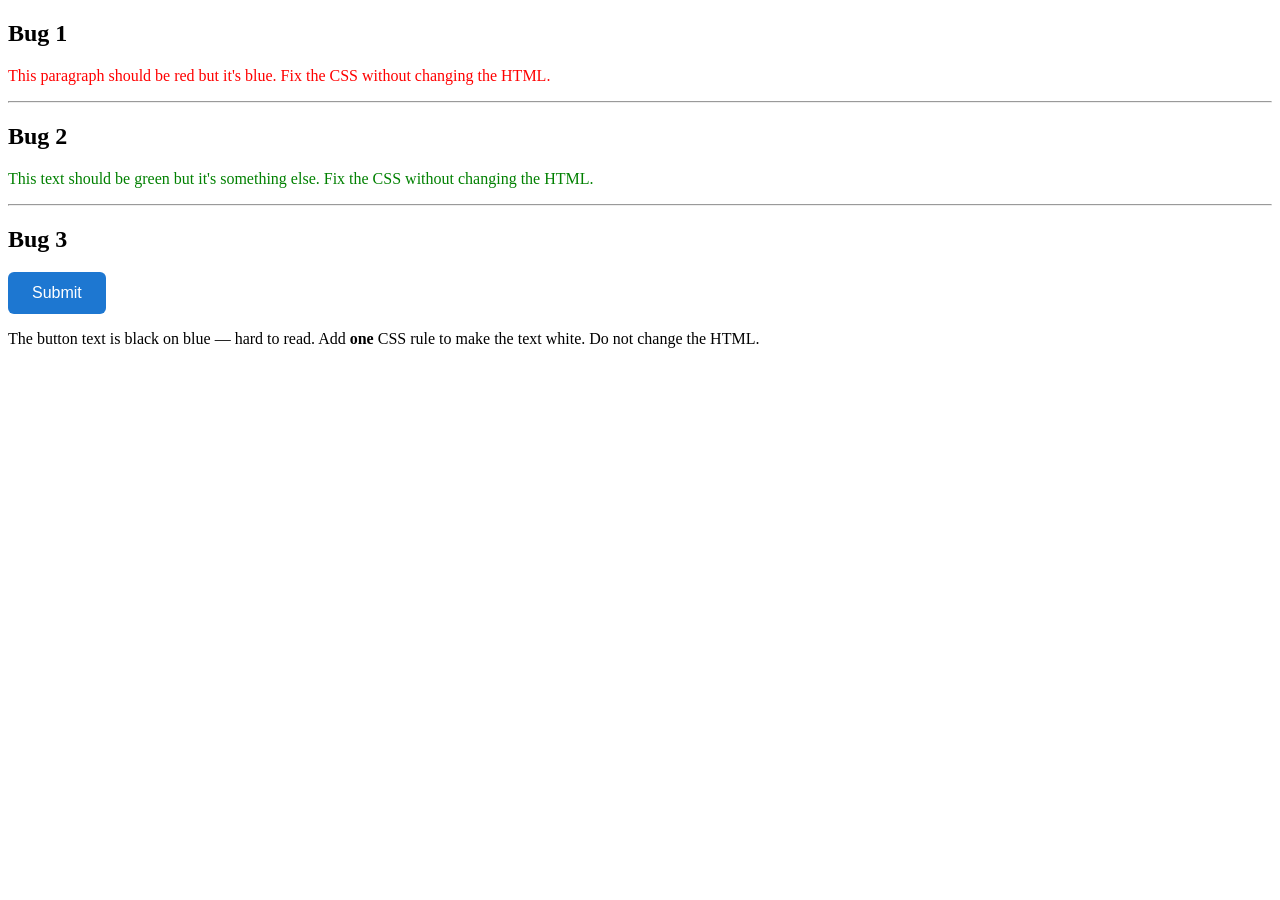
<file: css-ex/exercises/module-01-selectors/exercise-specificity.html>
<!DOCTYPE html>
<html lang="en">
<head>
  <meta charset="UTF-8">
  <meta name="viewport" content="width=device-width, initial-scale=1.0">
  <title>Debug — Specificity</title>
  <link rel="stylesheet" href="exercise-specificity.css">
</head>
<body>

  <section class="exercise">
    <h2>Bug 1</h2>
    <p class="highlight">This paragraph should be red but it's blue. Fix the CSS without changing the HTML.</p>
  </section>

  <hr>

  <section class="exercise">
    <h2>Bug 2</h2>
    <div class="card">
      <p id="special">This text should be green but it's something else. Fix the CSS without changing the HTML.</p>
    </div>
  </section>

  <hr>

  <section class="exercise">
    <h2>Bug 3</h2>
    <button class="btn">Submit</button>
    <p>The button text is black on blue — hard to read. Add <strong>one</strong> CSS rule to make the text white. Do not change the HTML.</p>
  </section>

</body>
</html>
</file>
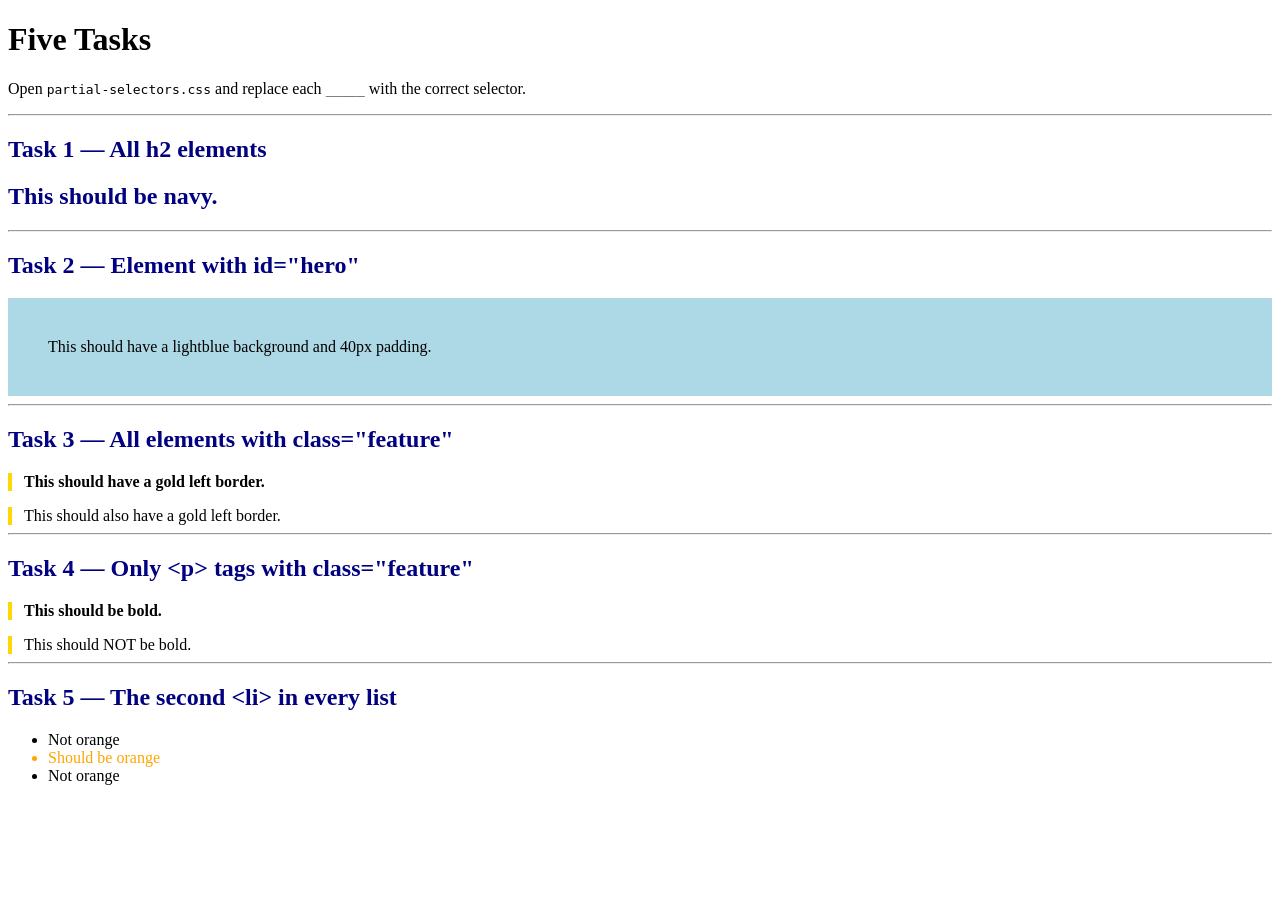
<file: css-ex/exercises/module-01-selectors/partial-selectors.html>
<!DOCTYPE html>
<html lang="en">
<head>
  <meta charset="UTF-8">
  <meta name="viewport" content="width=device-width, initial-scale=1.0">
  <title>Partial — Selectors</title>
  <link rel="stylesheet" href="partial-selectors.css">
</head>
<body>

  <h1>Five Tasks</h1>
  <p>Open <code>partial-selectors.css</code> and replace each <code>_____</code> with the correct selector.</p>

  <hr>

  <h2>Task 1 — All h2 elements</h2>
  <h2>This should be navy.</h2>

  <hr>

  <h2>Task 2 — Element with id="hero"</h2>
  <div id="hero">This should have a lightblue background and 40px padding.</div>

  <hr>

  <h2>Task 3 — All elements with class="feature"</h2>
  <p class="feature">This should have a gold left border.</p>
  <div class="feature">This should also have a gold left border.</div>

  <hr>

  <h2>Task 4 — Only &lt;p&gt; tags with class="feature"</h2>
  <p class="feature">This should be bold.</p>
  <div class="feature">This should NOT be bold.</div>

  <hr>

  <h2>Task 5 — The second &lt;li&gt; in every list</h2>
  <ul>
    <li>Not orange</li>
    <li>Should be orange</li>
    <li>Not orange</li>
  </ul>

</body>
</html>
</file>
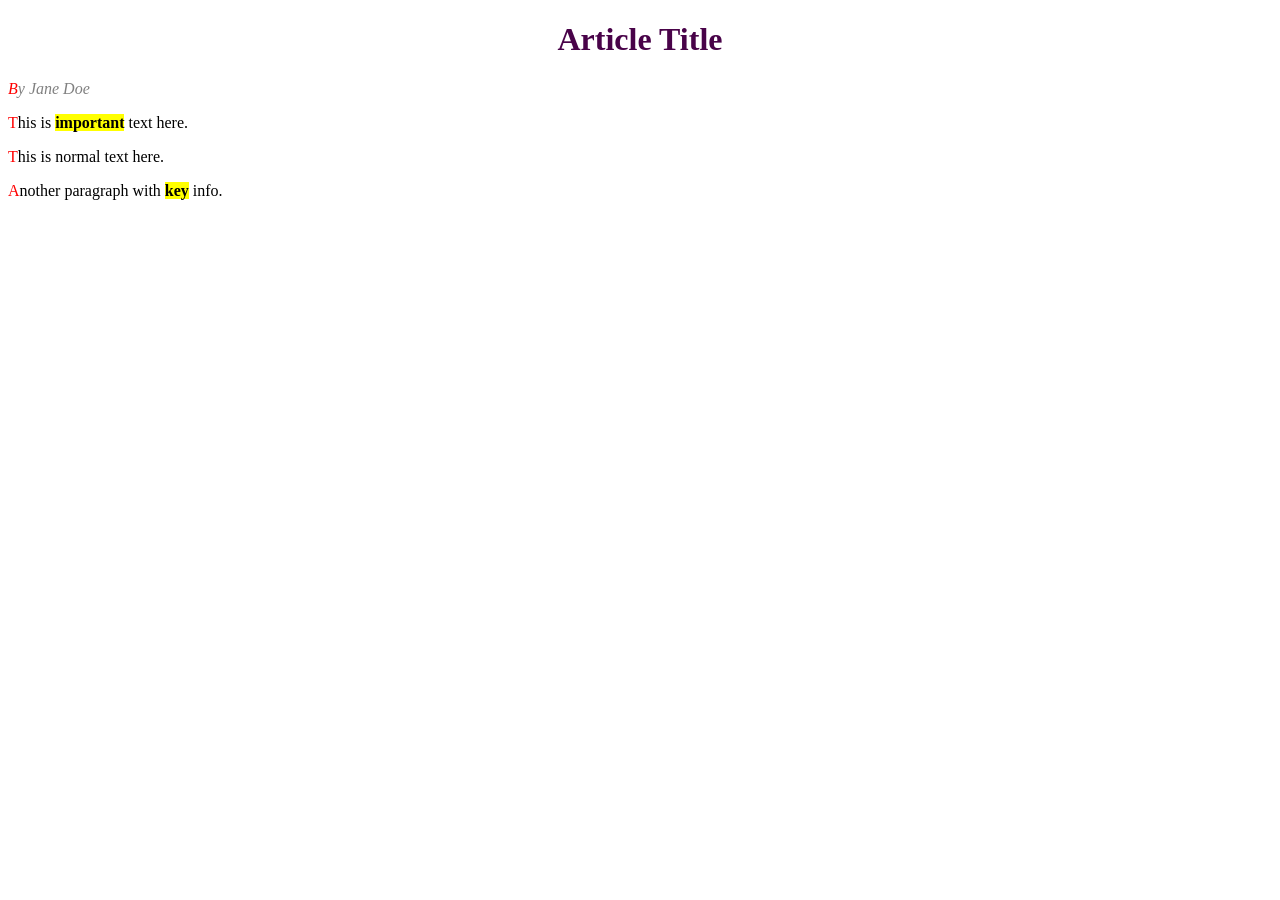
<file: css-ex/exercises/module-01-selectors/scratch-style-article.html>
<!DOCTYPE html>
<html lang="en">
<head>
  <meta charset="UTF-8">
  <meta name="viewport" content="width=device-width, initial-scale=1.0">
  <title>Scratch — Style an Article</title>
  <link rel="stylesheet" href="scratch-style-article.css">
</head>
<body>
  <h1>Article Title</h1>
  <p id="author">By Jane Doe</p>
  <div class="content">
    <p>This is <span class="highlight">important</span> text here.</p>
    <p>This is <span>normal</span> text here.</p>
    <p>Another paragraph with <span class="highlight">key</span> info.</p>
  </div>
</body>
</html>
</file>
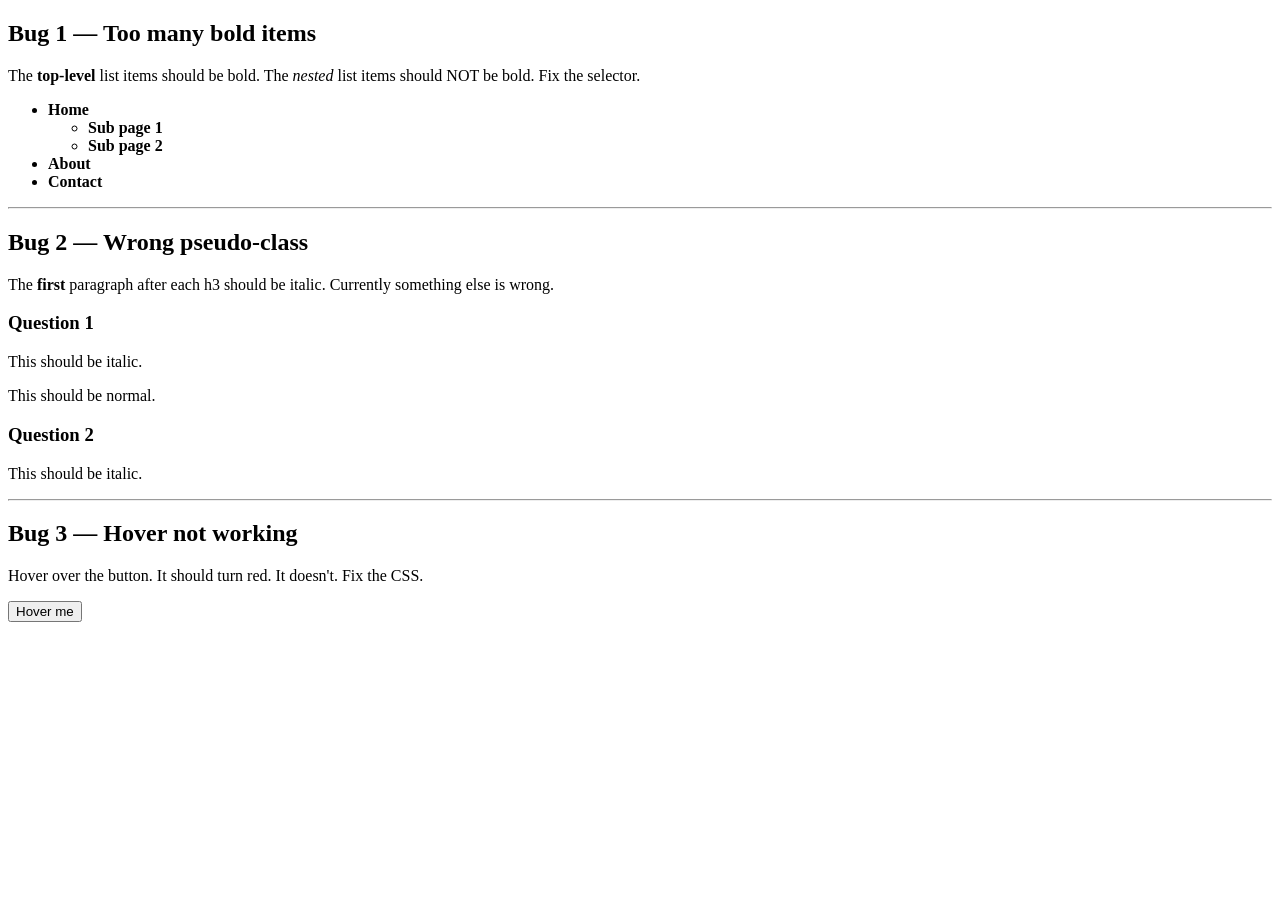
<file: css-ex/exercises/module-02-combinators/exercise-combinators.html>
<!DOCTYPE html>
<html lang="en">
<head>
  <meta charset="UTF-8">
  <meta name="viewport" content="width=device-width, initial-scale=1.0">
  <title>Debug — Combinators</title>
  <link rel="stylesheet" href="exercise-combinators.css">
</head>
<body>

  <section class="exercise">
    <h2>Bug 1 — Too many bold items</h2>
    <p>The <strong>top-level</strong> list items should be bold. The <em>nested</em> list items should NOT be bold. Fix the selector.</p>
    <ul class="nav">
      <li>Home
        <ul>
          <li>Sub page 1</li>
          <li>Sub page 2</li>
        </ul>
      </li>
      <li>About</li>
      <li>Contact</li>
    </ul>
  </section>

  <hr>

  <section class="exercise">
    <h2>Bug 2 — Wrong pseudo-class</h2>
    <p>The <strong>first</strong> paragraph after each h3 should be italic. Currently something else is wrong.</p>
    <div class="faq">
      <h3>Question 1</h3>
      <p>This should be italic.</p>
      <p>This should be normal.</p>
      <h3>Question 2</h3>
      <p>This should be italic.</p>
    </div>
  </section>

  <hr>

  <section class="exercise">
    <h2>Bug 3 — Hover not working</h2>
    <p>Hover over the button. It should turn red. It doesn't. Fix the CSS.</p>
    <button class="btn-hover">Hover me</button>
  </section>

</body>
</html>
</file>
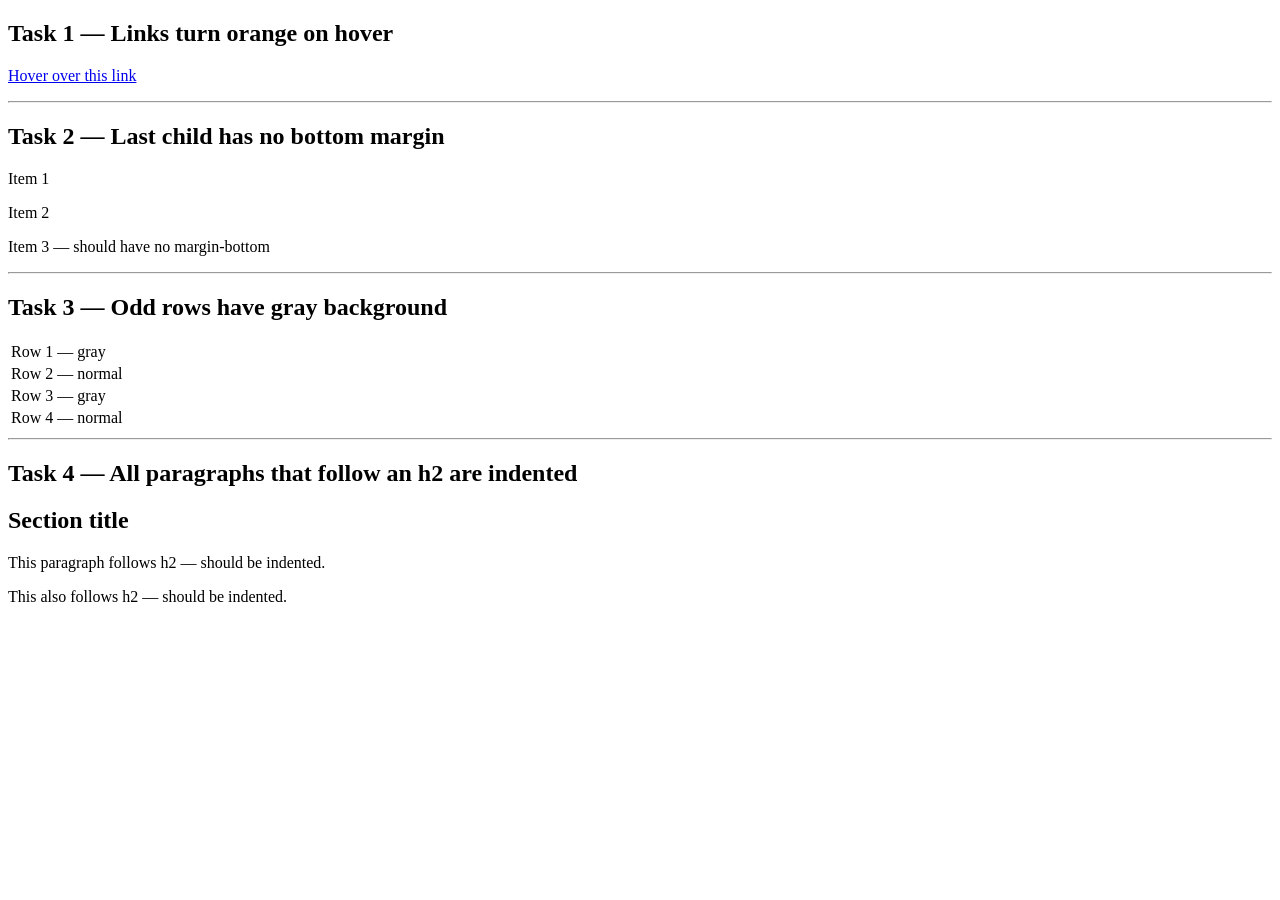
<file: css-ex/exercises/module-02-combinators/partial-pseudo.html>
<!DOCTYPE html>
<html lang="en">
<head>
  <meta charset="UTF-8">
  <meta name="viewport" content="width=device-width, initial-scale=1.0">
  <title>Partial — Pseudo-classes</title>
  <link rel="stylesheet" href="partial-pseudo.css">
</head>
<body>

  <h2>Task 1 — Links turn orange on hover</h2>
  <p><a href="#">Hover over this link</a></p>

  <hr>

  <h2>Task 2 — Last child has no bottom margin</h2>
  <div class="list">
    <p>Item 1</p>
    <p>Item 2</p>
    <p>Item 3 — should have no margin-bottom</p>
  </div>

  <hr>

  <h2>Task 3 — Odd rows have gray background</h2>
  <table>
    <tr><td>Row 1 — gray</td></tr>
    <tr><td>Row 2 — normal</td></tr>
    <tr><td>Row 3 — gray</td></tr>
    <tr><td>Row 4 — normal</td></tr>
  </table>

  <hr>

  <h2>Task 4 — All paragraphs that follow an h2 are indented</h2>
  <h2>Section title</h2>
  <p>This paragraph follows h2 — should be indented.</p>
  <p>This also follows h2 — should be indented.</p>

</body>
</html>
</file>
<file: 05_Faii_colmar/style.css>
@import url("https://fonts.googleapis.com/css2?family=Manrope:wght@200..800&display=swap");

* {
  margin: 0;
  padding: 0;
  box-sizing: border-box;
}

body {
  width: 100%;
  font-family: "Manrope", sans-serif;
  color: #484848;
}

.nav-web {
  display: none;
}

.img-orientation-web {
  display: none;
}

.information-banner {
  display: none;
}

.course-img {
  display: none;
}

.course p {
  display: none;
}

.img-campus-web {
  display: none;
}

.img-guest-lecture-web {
  display: none;
}

.thesis-exhibits-content {
  display: none;
}

.thesis-exhibits-video-desc {
  display: none;
}

.card-courses p,
.card-courses img {
  display: none;
}

.footer-link {
  display: none;
}

/* part nav mobile */
.nav-mobile {
  z-index: 1000;
  background-color: white;
  height: 64px;
  width: 100%;
  display: flex;
  align-items: center;
  justify-content: space-around;
  box-shadow: 0 2px 5px rgba(0, 0, 0, 0.1);
}

.icon {
  width: 32px;
  height: 32px;
}

.hero {
  width: 100%;
  background-color: #eaeced;
  display: flex;
  flex-wrap: wrap;
}

.hero img {
  display: flex;
  width: 100%;
}

.centent-banner-part {
  padding: 32px 16px;
}

.banner-header {
  font-weight: bold;
  font-size: 2.5rem;
}

.content-banner {
  margin-top: 32px;
  font-size: 1.5rem;
  font-weight: bold;
}

.button-banner {
  display: flex;
  justify-content: center;
}

.button-start-here {
  border: 0;
  background-color: #9b9b9b;
  color: white;
  margin-top: 24px;
  display: flex;
  justify-content: center;
  align-items: center;
  width: 100%;
  padding: 10px;
  font-family: "Manrope", sans-serif;
  font-size: 1rem;
  font-weight: bold;
}

.information-banner img {
  width: 100%;
}

.header-information {
  font-weight: bold;
  font-size: 1.5rem;
}

.button-read-more {
  border: none;
  font-family: "Manrope", sans-serif;
  color: #7bb2e6;
  background-color: transparent;
}

.img-orientation-mobile,
.img-campus-mobile,
.img-guest-lecture-mobile {
  width: 100%;
  padding: 16px;
}

.img-campus-mobile,
.img-guest-lecture-mobile {
  margin-top: 48px;
}

.desc-guest-lecture {
  margin-bottom: 32px;
}

.desc-guest-lecture,
.desc-campus,
.desc-orientation {
  padding: 0px 32px;
}

.header-course {
  font-weight: bold;
  font-size: 1.5rem;
}

.card-marketing-course,
.card-business-course,
.card-data-course,
.card-design-course,
.card-computer-art-course,
.card-software-engineering-course {
  background-color: #d9d9d9;
}

.video-thesis-exhibits {
  width: 100%;
  height: 280px;
  padding-bottom: 24px;
}

#start-learning {
  display: flex;
  justify-content: center;
  margin-bottom: 16px;
}

.header-course {
  padding-top: 16px;
  padding-left: 16px;
  padding-bottom: 24px;
  margin-bottom: 8px;
}

.course {
  border: 1px solid rgba(0, 0, 0, 0.1);
  padding: 32px 16px;
}

#thesis-exhibit {
  display: flex;
  justify-content: center;
  padding-top: 32px;
  padding-bottom: 16px;
}

.footer-credit {
  padding-top: 16px;
  padding-bottom: 16px;
  padding-left: 16px;
}

/* for web */
@media screen and (min-width: 768px) {
  .nav-mobile {
    display: none;
  }

  .img-orientation-mobile,
  .img-campus-mobile,
  .img-guest-lecture-mobile {
    display: none;
  }

  * {
    margin: 0;
    padding: 0;
    box-sizing: border-box;
  }

  body {
    width: 100%;
    font-family: "Manrope", sans-serif;
    color: #484848;
  }

  .nav-web {
    background-color: white;
    height: 64px;
    display: flex;
    flex-direction: row;
    justify-content: space-between;
    box-sizing: border-box;
    align-items: center;
    box-shadow: 0 2px 5px rgba(0, 0, 0, 0.1);
  }

  .nav-logo {
    display: flex;
    align-items: center;
    margin-left: 24px;
    height: 32px;
  }

  .colmar-logo {
    font-weight: 900;
    font-size: 32px;
  }

  .academy-logo {
    font-size: 32px;
  }

  .nav-link-web {
    list-style: none;
    display: flex;
    gap: 16px;
    margin-right: 24px;
    padding: 0;
    align-items: center;
  }

  .logo-icon {
    height: 50px;
    width: 50px;
  }

  .hero {
    width: 100%;
    background-color: #eaeced;
    display: flex;
    justify-content: space-around;
    flex-wrap: nowrap;
  }

  .hero img {
    display: flex;
    width: 60%;
    margin: 32px 24px;
  }

  .button-start-here {
    border: 0;
    background-color: #4b4b4b;
    color: white;
    display: flex;
    justify-content: center;
    align-items: center;
    width: 100%;
    padding: 8px;
    font-family: "Manrope", sans-serif;
    font-size: 1rem;
    font-weight: bold;
  }

  .centent-banner-part {
    display: flex;
    flex-direction: column;
    width: 35%;
    justify-content: center;
    align-items: center;
    padding: 0;
    padding-right: 100px;
  }

  .button-banner {
    display: flex;
    justify-content: center;
    width: 100%;
  }

  .information-banner {
    display: flex;
    flex-direction: column;
    width: 60%;
    padding: 32px 24px;
  }

  .information-banner img {
    width: 100%;
  }

  .information-banner h1 {
    margin-top: 32px;
    margin-bottom: 24px;
  }

  .information-banner p {
    display: flex;
    flex-direction: column;
    padding: 10px;
  }

  .img-orientation-web,
  .img-campus-web,
  .img-guest-lecture-web {
    display: flex;
    width: 35%;
    padding: 16px;
  }

  .information {
    display: flex;
  }

  .card-orientation-date,
  .card-campus,
  .card-guest-lecture {
    display: flex;
  }

  .information-card-detail {
    display: flex;
    flex-direction: column;
  }
  .course {
    display: flex;
    flex-direction: column;
    justify-content: center;
    background-color: #eaeced;
    padding: 32px 72px;
  }
  .card-courses {
    display: flex;
  }

  .card-courses-row1 {
    display: flex;
    flex-direction: row;
    justify-content: space-between;
  }

  .card-courses-row2 {
    display: flex;
    flex-direction: row;
    justify-content: space-between;
    margin-top: 32px;
  }

  .course-img {
    display: flex;
    width: 100%;
  }

  .course p {
    display: flex;
  }

  .card-marketing-course,
  .card-business-course,
  .card-data-course,
  .card-design-course,
  .card-computer-art-course,
  .card-software-engineering-course {
    width: 30%;
    background-color: white;
  }

  .thesis {
    display: flex;
    flex-direction: column;
  }

  .thesis-content {
    display: flex;
    flex-direction: row;
  }

  .thesis-exhibits-content {
    display: flex;
    flex-direction: column;
  }

  .thesis-exhibits-video-desc {
    display: flex;
    flex-direction: column;
  }

  .card-thesis-fisma {
    display: flex;
    flex-direction: row;
  }

  .card-thesis-nowthen {
    display: flex;
    flex-direction: row;
  }

  .card-courses p,
  .card-courses img {
    display: flex;
  }

  .icon {
    width: 32px;
    height: 32px;
  }

  .banner-header {
    font-weight: bold;
    font-size: 2.5rem;
  }

  .content-banner {
    margin-top: 32px;
    font-size: 1.5rem;
    font-weight: bold;
  }

  .header-information {
    font-weight: bold;
    font-size: 1.5rem;
    margin-bottom: 8px;
  }

  .button-read-more {
    display: flex;
    border: none;
    font-family: "Manrope", sans-serif;
    color: #7bb2e6;
    background-color: transparent;
    margin-top: 8px;
  }

  .img-orientation-mobile,
  .img-campus-mobile,
  .img-guest-lecture-mobile {
    width: 100%;
    padding: 16px;
  }

  .img-campus-mobile,
  .img-guest-lecture-mobile {
    margin-top: 48px;
  }

  .desc-guest-lecture {
    margin-bottom: 32px;
  }

  .desc-guest-lecture,
  .desc-campus,
  .desc-orientation {
    display: flex;
    flex-direction: column;
    justify-content: center;
    padding: 0;
  }

  .video-thesis-exhibits {
    width: 100%;
    height: 400px;
    padding-bottom: 24px;
  }

  #start-learning {
    display: flex;
    justify-content: center;
    padding-bottom: 32px;
  }

  .header-course {
    padding: 0;
    margin: 0;
    font-weight: bold;
    font-size: 1.35rem;
  }

  .course-detail {
    padding: 16px;
  }

  .course-detail p {
    margin-top: 8px;
    margin-bottom: 8px;
  }

  #thesis-exhibit {
    display: flex;
    justify-content: center;
    padding-top: 32px;
  }

  .thesis-content-video {
    width: 60%;
    padding: 32px 24px;
  }

  .header-thesis {
    font-weight: bold;
    font-size: 1.5rem;
    padding-bottom: 8px;
  }

  .card-thesis-fisma img,
  .card-thesis-nowthen img {
    padding: 16px;
    width: 35%;
  }

  .card-thesis-detail {
    display: flex;
    flex-direction: column;
    justify-content: center;
    padding-right: 30px;
  }

  footer {
    display: flex;
    justify-content: space-between;
    align-items: center;
    box-shadow: 0 -4px 10px rgba(0, 0, 0, 0.1);
  }

  .footer-credit {
    padding-top: 16px;
    padding-left: 24px;
    padding-bottom: auto;
  }

  .footer-link {
    display: flex;
    gap: 20px;
    padding-right: 24px;
    list-style: none;
  }
}
</file>
<file: css-ex/exercises/capstone-restaurant/style.css>
/* ============================================
   🏆 CAPSTONE — RESTAURANT MENU
   Write ALL CSS from scratch.
   
   The HTML is complete with BEM naming.
   Your job: style everything.

   REQUIREMENTS:
   1. CSS Reset (* { box-sizing: border-box; margin: 0; padding: 0; })
   2. body — font-family sans-serif, background #faf8f5, color #333
   3. .header — text-align center, padding 60px 20px 40px, background #2d3436, color white
      .header__title — font-size 2.5rem, letter-spacing 1px
      .header__subtitle — font-style italic, color #b2bec3, margin-top 8px
   
   4. .nav — display flex, justify-content center, gap 24px, padding 16px, 
      position sticky, top 0, background white, box-shadow, z-index 10
      .nav__link — text-decoration none, color #555, font-weight 600
      .nav__link:hover — color #e17055
   
   5. .menu — max-width 900px, margin auto, padding 40px 20px
      .menu__heading — font-size 1.8rem, margin-bottom 24px, border-bottom 2px solid #e17055, 
      padding-bottom 8px
      .menu__grid — display flex, flex-wrap wrap, gap 24px, justify-content center
   
   6. .menu-item — flex 1 1 260px, border 1px solid #e0e0e0, border-radius 8px, 
      padding 24px, background white, position relative
      .menu-item:hover — box-shadow 0 4px 16px rgba(0,0,0,0.1), translateY -4px, 
      transition all 0.2s ease
      .menu-item__name — font-size 1.2rem, margin-bottom 8px
      .menu-item__desc — color #777, font-size 0.9rem, line-height 1.5, margin-bottom 12px
      .menu-item__price — font-weight bold, color #e17055, font-size 1.1rem
      .menu-item__badge — position absolute, top 8px, right 8px, background #e17055, 
      color white, padding 4px 10px, font-size 0.75rem, border-radius 4px, font-weight bold
      .menu-item__badge--sold — background #636e72
   
   7. .footer — text-align center, padding 32px, background #2d3436, color white, margin-top 40px
      .footer__text — font-size 0.9rem, color #b2bec3
   
   8. RESPONSIVE:
      At max-width: 600px, make .menu__grid flex-direction column
      At max-width: 600px, reduce .header padding
   ============================================ */
</file>
<file: css-ex/exercises/module-01-selectors/exercise-specificity.css>
/* ============================================
   DEBUG — SPECIFICITY
   Three CSS bugs for you to fix.
   Rules: Do NOT modify the HTML file.
   ============================================ */


/* --- Bug 1 ---
   Goal: The paragraph with class "highlight" should be red.
   Problem: It's blue right now.
   Fix: remove the extra specificity from the first selector.
*/

p.highlight {
  color: blue;
}

p.highlight {
  color: red;
}


/* --- Bug 2 ---
   Goal: The paragraph with id="special" inside .card should be green.
   Problem: A more specific selector is overriding #special.
   Fix: remove the extra specificity from the first selector.
*/

.card p#special {
  color: black;
}

.card p#special {
  color: green;
}


/* --- Bug 3 ---
   Goal: The button text should be white on the blue background.
   Current: Button has color: black.
   Add ONE new rule to .btn below to make text white.
   Do not remove the existing color rule.
*/

.btn {
  color: black;
  color: white;
  background: #1d77d1;
  padding: 12px 24px;
  border: none;
  border-radius: 6px;
  font-size: 1rem;
}
</file>
<file: css-ex/exercises/module-01-selectors/partial-selectors.css>
/* ============================================
   PARTIAL — SELECTORS
   Replace each _____ with the correct selector.
   ============================================ */


/* Task 1 — Select all h2 elements */
h2 {
  color: navy;
}


/* Task 2 — Select the element with id="hero" */
#hero {
  background: lightblue;
  padding: 40px;
}


/* Task 3 — Select ALL elements with class="feature" */
.feature {
  border-left: 4px solid gold;
  padding-left: 12px;
}


/* Task 4 — Select only <p> tags that have class="feature" */
p.feature {
  font-weight: bold;
}


/* Task 5 — Select only the second <li> in every <ul> */
ul li:nth-child(2) {
  color: orange;
}
</file>
<file: css-ex/exercises/module-01-selectors/scratch-style-article.css>
/* ============================================
   SCRATCH — STYLE AN ARTICLE
   Write all CSS from scratch.
   
   TASKS:
   1. h1 — deep purple, centered text
   2. Element with id="author" — italic, gray color
   3. All paragraphs inside .content — line-height of 1.8
   4. All span elements with class="highlight" — bold, yellow background
   5. First letter of every paragraph — 2x font size, red
   ============================================ */

   h1 {
      color: rgb(73, 3, 73);
      text-align: center;
   }

   #author {
      color: gray;
      font-style: italic;
   }

   p.content{
      line-height: 1.8;
   }

   span.highlight{
      font-weight: bold;
      background-color: yellow;
   }

   p::first-letter{
      color: red;
      font-size: 2x;
   }
</file>
<file: css-ex/exercises/module-02-combinators/exercise-combinators.css>
/* ============================================
   DEBUG — COMBINATORS & PSEUDO-CLASSES
   Fix the CSS. Do NOT modify the HTML file.
   ============================================ */


/* --- Bug 1 ---
   Goal: Only top-level li items should be bold.
   Current: ALL li items including nested ones are bold.
   Fix the descendant selector to use a child selector instead.
*/

.nav li {
  font-weight: bold;
}


/* --- Bug 2 ---
   Goal: The first paragraph AFTER each h3 should be italic.
   Current: Something is wrong — all or none are italic.
   Fix the selector.
*/

h3 p {
  font-style: italic;
}


/* --- Bug 3 ---
   Goal: Hovering the button should turn its background red.
   Current: Nothing happens on hover.
   Fix the selector.
*/

.btn-hover hover {
  background: red;
  color: white;
}
</file>
<file: css-ex/exercises/module-02-combinators/partial-pseudo.css>
/* ============================================
   PARTIAL — PSEUDO-CLASSES
   Replace each _____ with the correct selector.
   ============================================ */


/* Task 1 — All <a> links should turn orange when hovered */
_____ {
  color: orange;
}


/* Task 2 — The last <p> inside .list should have margin-bottom: 0 */
.list _____ {
  margin-bottom: 0;
}


/* Task 3 — Odd <tr> rows should have background: #f5f5f5 */
_____ {
  background: #f5f5f5;
}


/* Task 4 — All <p> elements that are siblings of (follow) an <h2> should have margin-left: 20px */
_____ {
  margin-left: 20px;
}
</file>
